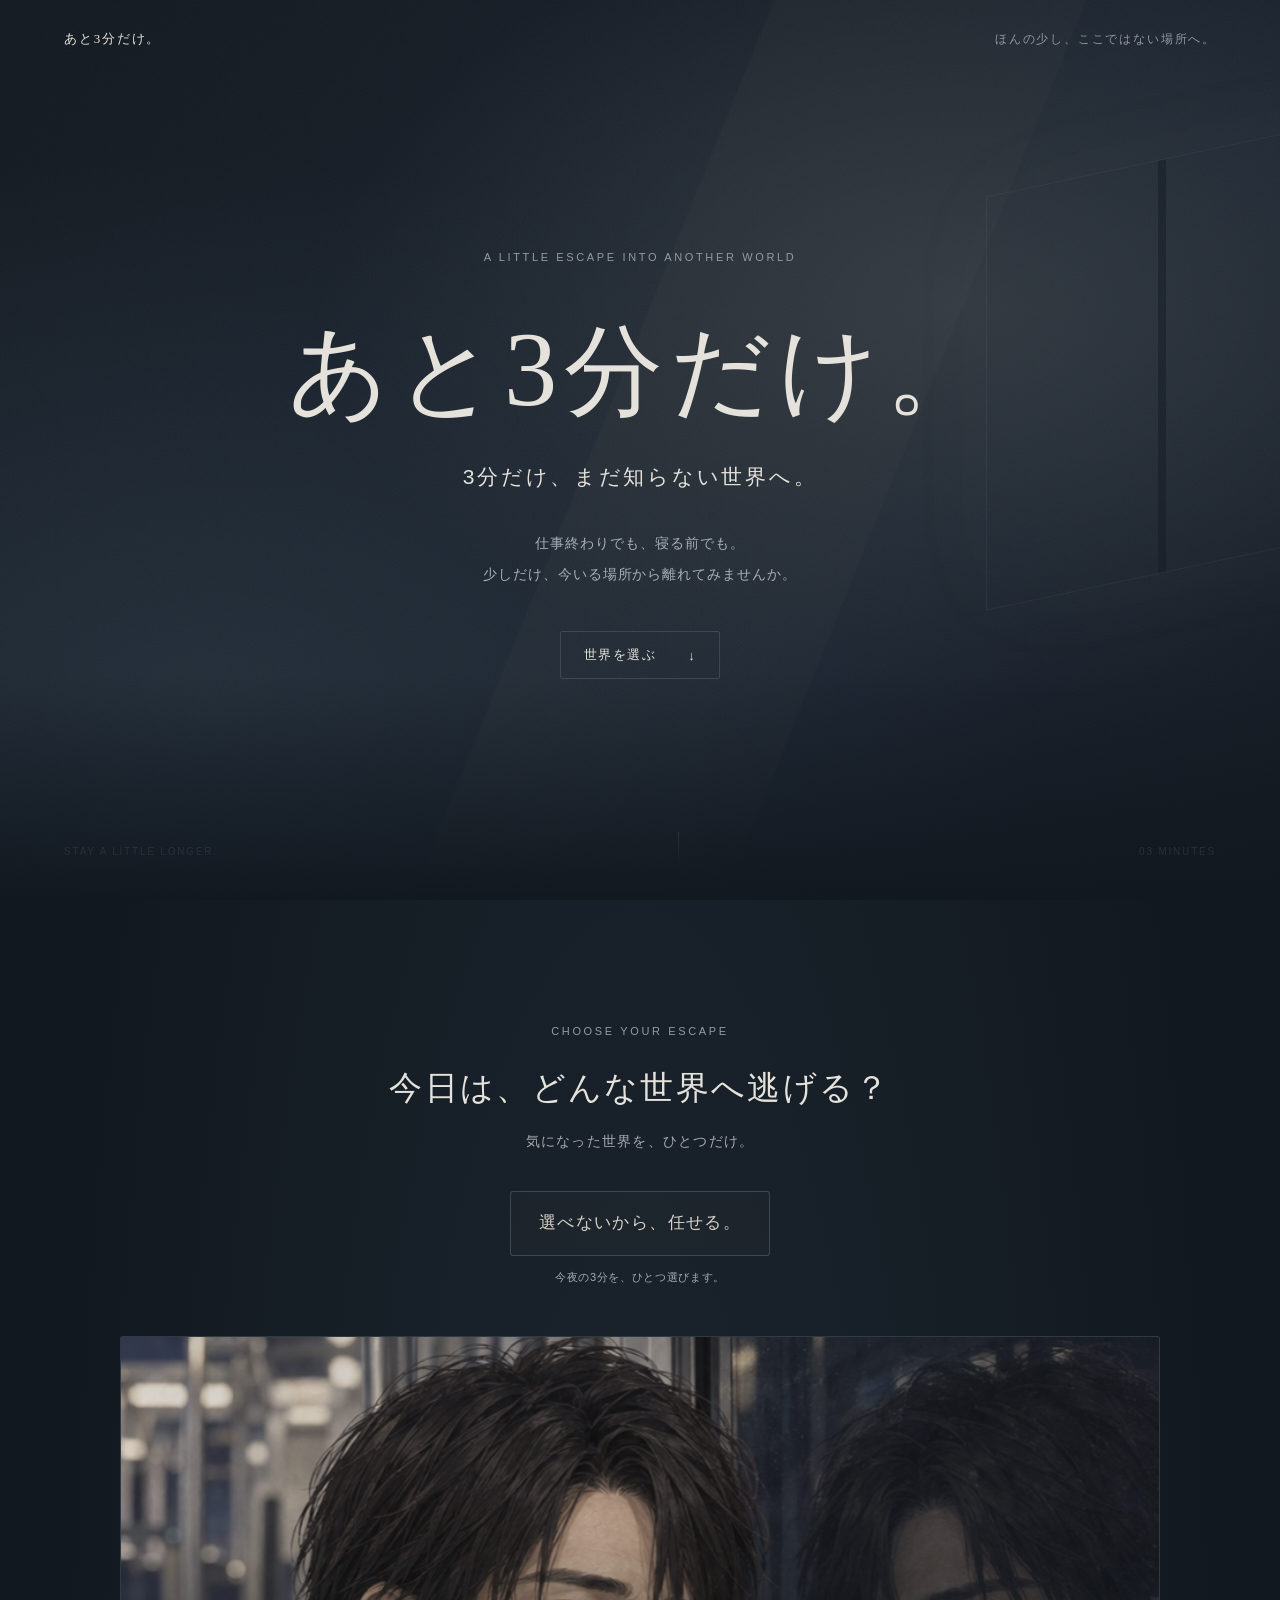
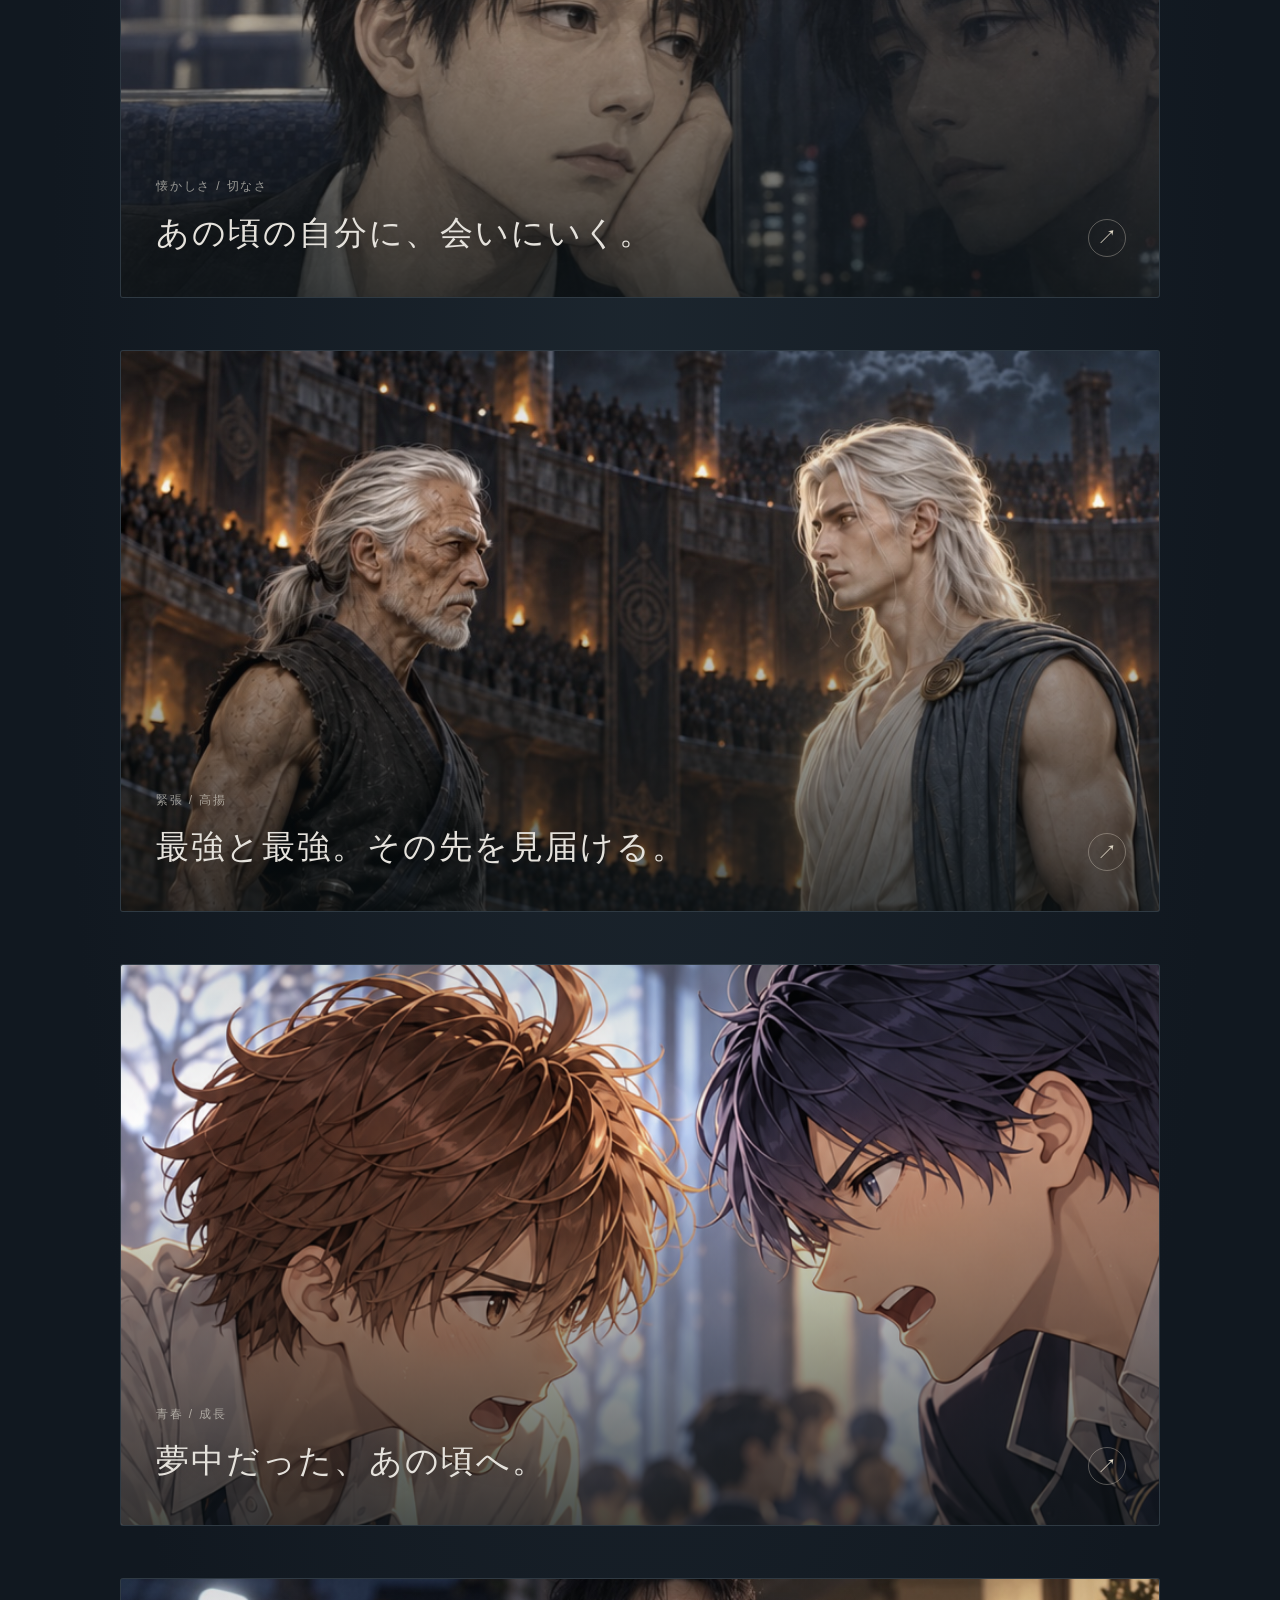
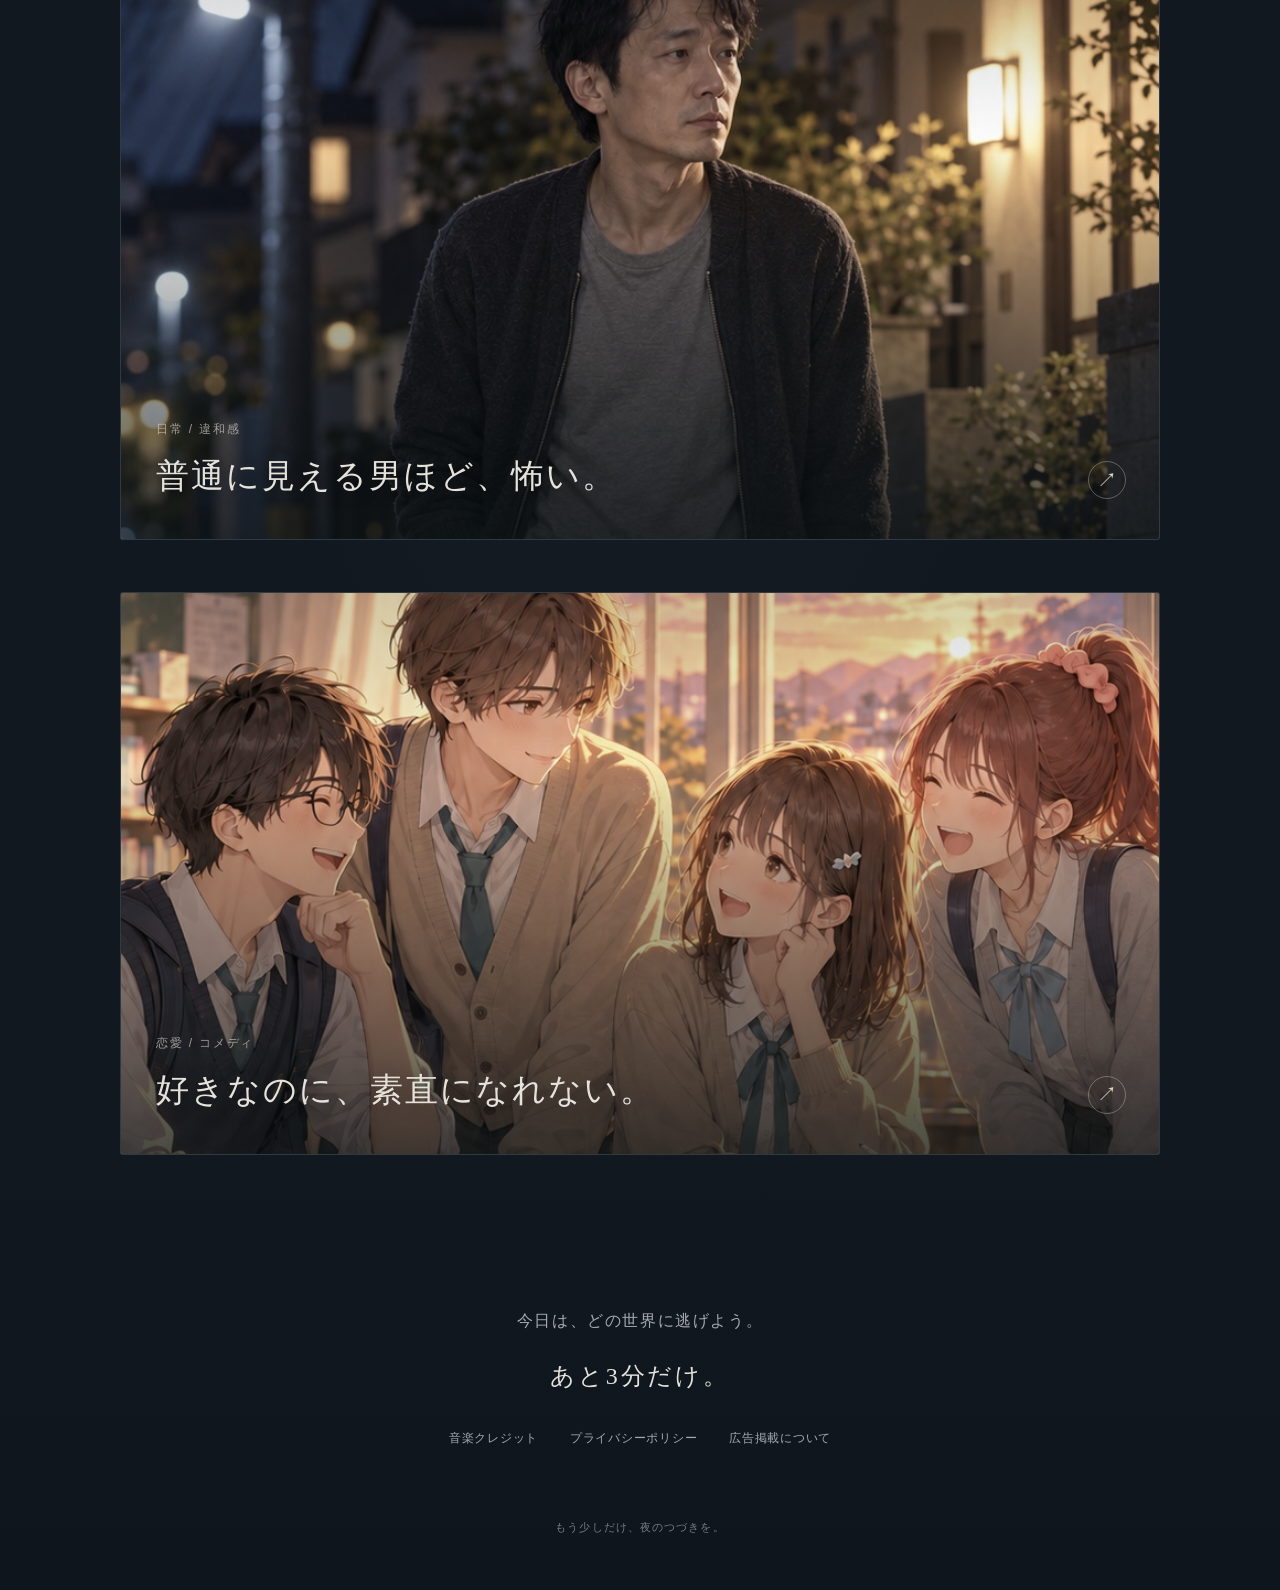
<file: index.html>
<!doctype html>
<html lang="ja"><head>
<!-- Google tag (gtag.js) -->
<script async src="https://www.googletagmanager.com/gtag/js?id=G-7K875H2TCJ"></script>
<script>
  window.dataLayer = window.dataLayer || [];
  function gtag(){dataLayer.push(arguments);}
  gtag('js', new Date());

  gtag('config', 'G-7K875H2TCJ');
</script>
<meta charset="utf-8"><meta name="viewport" content="width=device-width,initial-scale=1"><meta name="theme-color" content="#111820"><meta name="description" content="今入りたい世界、今感じたい感情から選ぶ、3分間のオリジナル体験。"><title>あと3分だけ。｜3分だけ、まだ知らない世界へ。</title><link rel="icon" type="image/svg+xml" href="data:image/svg+xml,%3Csvg xmlns='http://www.w3.org/2000/svg' viewBox='0 0 32 32'%3E%3Crect width='32' height='32' rx='8' fill='%23111820'/%3E%3Cpath d='M20 6a11 11 0 1 0 6 17A11 11 0 0 1 20 6' fill='%23c6baa4'/%3E%3C/svg%3E"><link rel="stylesheet" href="styles.css"><link rel="stylesheet" href="policy.css"><script src="main.js" defer></script></head><body>
<header class="site-header"><a href="#top" aria-label="トップへ">あと3分だけ。</a><span>ほんの少し、ここではない場所へ。</span></header>
<main><section class="hero" id="top" aria-labelledby="site-title"><div class="night-light" aria-hidden="true"></div><div class="window" aria-hidden="true"></div><div class="hero-copy"><p class="eyebrow">A LITTLE ESCAPE INTO ANOTHER WORLD</p><h1 id="site-title">あと<span>3</span>分だけ。</h1><p class="tagline">3分だけ、まだ知らない世界へ。</p><p class="intro">仕事終わりでも、寝る前でも。<br>少しだけ、今いる場所から離れてみませんか。</p><a class="choose" href="#worlds">世界を選ぶ <span aria-hidden="true">↓</span></a></div><div class="hero-bottom" aria-hidden="true"><span>STAY A LITTLE LONGER.</span><span class="scroll-line"></span><span>03 MINUTES</span></div></section>
<section class="worlds" id="worlds" aria-labelledby="worlds-title"><div class="section-heading reveal"><p class="eyebrow">CHOOSE YOUR ESCAPE</p><h2 id="worlds-title">今日は、どんな世界へ逃げる？</h2><p>気になった世界を、ひとつだけ。</p></div><div class="leave-it-to-night"><button id="choose-for-me" class="choose-for-me" type="button" aria-describedby="choice-hint" hidden>選べないから、任せる。</button><p id="choice-hint" class="choice-hint">今夜の3分を、ひとつ選びます。</p><p id="choice-status" class="choice-status" role="status" aria-live="polite" aria-atomic="true"></p></div><div class="world-list"><a class="world world-1 reveal" href="world-01/index.html" data-world="1" aria-label="あの頃の自分に、会いにいく。"><img src="world-01/assets/images/v2/09-reflection.jpg" alt="" loading="lazy" width="900" height="1600"><span class="world-copy"><span class="mood">懐かしさ / 切なさ</span><h3>あの頃の自分に、会いにいく。</h3></span><span class="enter" aria-hidden="true">↗</span></a><a class="world world-2 reveal" href="world-02/index.html" data-world="2" aria-label="最強と最強。その先を見届ける。"><img src="world-02/assets/images/episode-02/11-faceoff.jpg" alt="" loading="lazy" width="940" height="1673"><span class="world-copy"><span class="mood">緊張 / 高揚</span><h3>最強と最強。その先を見届ける。</h3></span><span class="enter" aria-hidden="true">↗</span></a><a class="world world-3 reveal" href="world-03/index.html" data-world="3" aria-label="夢中だった、あの頃へ。"><img src="world-03/assets/images/episode-03-wa/08-debate.png" alt="" loading="lazy" width="939" height="1676"><span class="world-copy"><span class="mood">青春 / 成長</span><h3>夢中だった、あの頃へ。</h3></span><span class="enter" aria-hidden="true">↗</span></a><a class="world world-4 reveal" href="world-04/index.html" data-world="4" aria-label="普通に見える男ほど、怖い。"><img src="world-04/assets/images/episode-04/05-walk.jpg" alt="" loading="lazy" width="941" height="1672"><span class="world-copy"><span class="mood">日常 / 違和感</span><h3>普通に見える男ほど、怖い。</h3></span><span class="enter" aria-hidden="true">↗</span></a><a class="world world-5 reveal" href="world-05/index.html" data-world="5" aria-label="好きなのに、素直になれない。"><img src="world-05/assets/images/episode-05-v2/01.jpg" alt="" loading="lazy" width="941" height="1672"><span class="world-copy"><span class="mood">恋愛 / コメディ</span><h3>好きなのに、素直になれない。</h3></span><span class="enter" aria-hidden="true">↗</span></a></div></section></main><footer><p>今日は、どの世界に逃げよう。</p><a href="#top">あと3分だけ。</a><nav class="footer-links" aria-label="サイト情報"><a href="credits.html">音楽クレジット</a><a href="privacy.html">プライバシーポリシー</a><a href="advertising.html">広告掲載について</a></nav><span>もう少しだけ、夜のつづきを。</span></footer><div class="transition" aria-hidden="true"><span>あと3分だけ。</span></div></body></html>
</file>
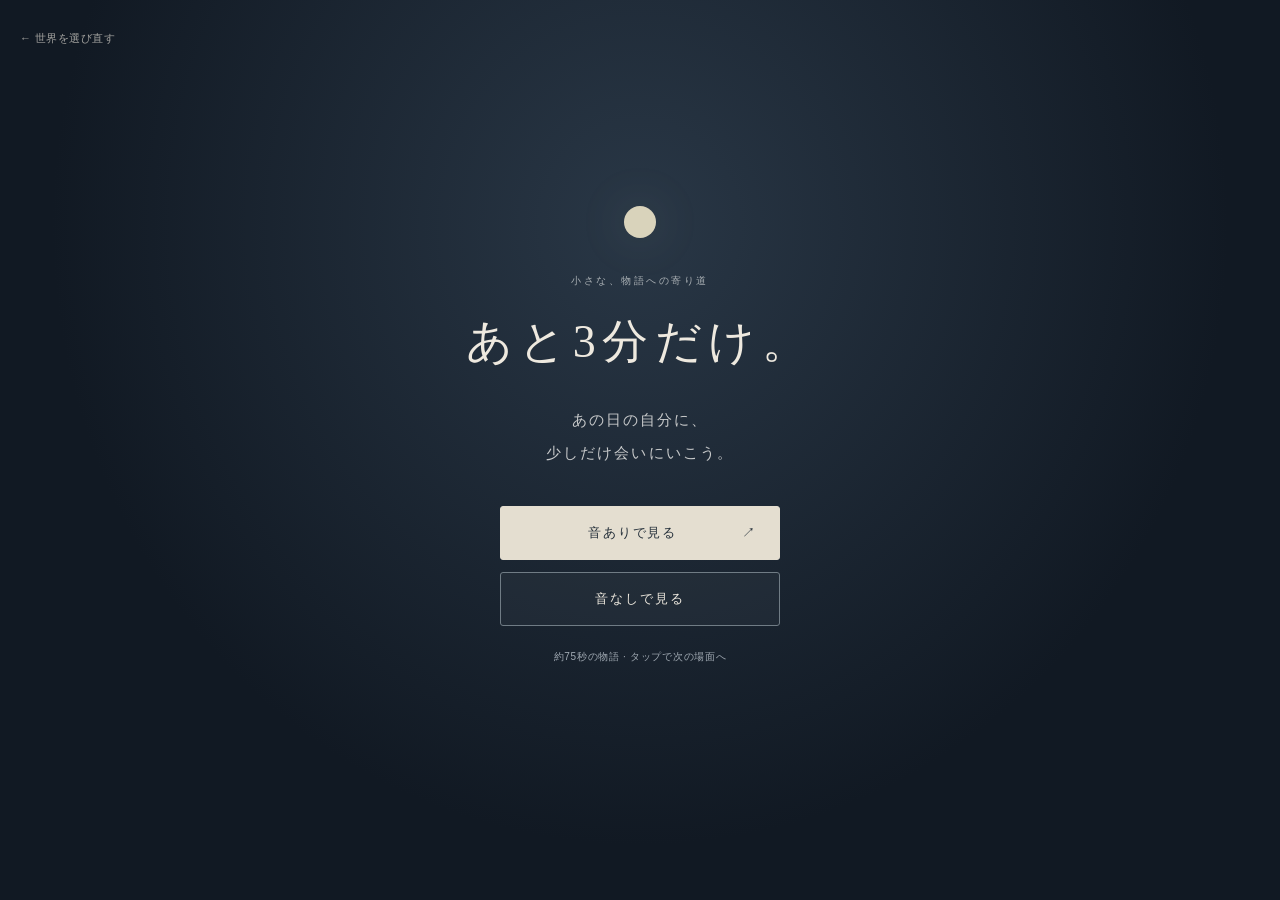
<file: world-01/index.html>
<!DOCTYPE html>
<html lang="ja">
<head>
<!-- Google tag (gtag.js) -->
<script async src="https://www.googletagmanager.com/gtag/js?id=G-7K875H2TCJ"></script>
<script>
  window.dataLayer = window.dataLayer || [];
  function gtag(){dataLayer.push(arguments);}
  gtag('js', new Date());

  gtag('config', 'G-7K875H2TCJ');
</script>

  <meta charset="UTF-8">
  <meta name="viewport" content="width=device-width, initial-scale=1, viewport-fit=cover">
  <meta name="theme-color" content="#111923">
  <title>あと3分だけ。</title>
  <link rel="stylesheet" href="style.css">
  <script src="script.js" defer></script>
</head>
<body>
  <main>
    <section id="welcome" aria-labelledby="welcome-title">
      <a class="world-picker" href="../index.html#worlds">← 世界を選び直す</a>
      <div class="moon" aria-hidden="true"></div>
      <p class="eyebrow">小さな、物語への寄り道</p>
      <h1 id="welcome-title">あと3分だけ。</h1>
      <p class="intro">あの日の自分に、<br>少しだけ会いにいこう。</p>
      <div class="choices">
        <button id="with-sound" type="button">音ありで見る <span aria-hidden="true">↗</span></button>
        <button id="without-sound" type="button">音なしで見る</button>
      </div>
      <p class="hint">約75秒の物語 · タップで次の場面へ</p>
      <p id="loading" class="hint" role="status">画像を準備しています…</p>
    </section>
    <section id="player" aria-label="あの日の自分の物語" hidden>
      <div id="scenes"></div>
      <button id="next" type="button" aria-label="次の場面へ"></button>
      <div class="brand" aria-hidden="true">あと3分だけ。</div>
      <p id="scene-description" class="sr-only" aria-live="polite"></p>
      <section id="introduction" aria-label="物語の続きへ" hidden>
        <p id="intro-first" class="intro-line" hidden>あの頃、<br>自分は何者にでもなれると思っていた。</p>
        <p id="intro-second" class="intro-line" hidden>大人になった今も、<br>その続きを考えてしまう人へ。</p>
        <div id="intro-work" hidden>
          <h2>左ききのエレン</h2>
          <p id="intro-question" hidden>才能とは何か。<br>何者かになるとは何か。</p>
          <a id="work-cta" href="ellen.html" hidden>この物語を覗いてみる →</a>
        </div>
      </section>
      <div class="controls">
        <div class="progress" role="progressbar" aria-label="物語の進行" aria-valuemin="0" aria-valuemax="75" aria-valuenow="0"><div id="progress-fill"></div></div>
        <div class="control-row">
          <button id="toggle" type="button">一時停止</button>
          <span id="time" aria-hidden="true">0:00 / 1:15</span>
          <button id="restart" type="button">最初から</button>
        </div>
      </div>
    </section>
  </main>
  <audio id="bgm" src="assets/audio/ながれぼし.mp3" preload="metadata" loop hidden></audio>
  <noscript>この物語を見るには、ブラウザのJavaScriptを有効にしてください。</noscript>
</body>
</html>
</file>
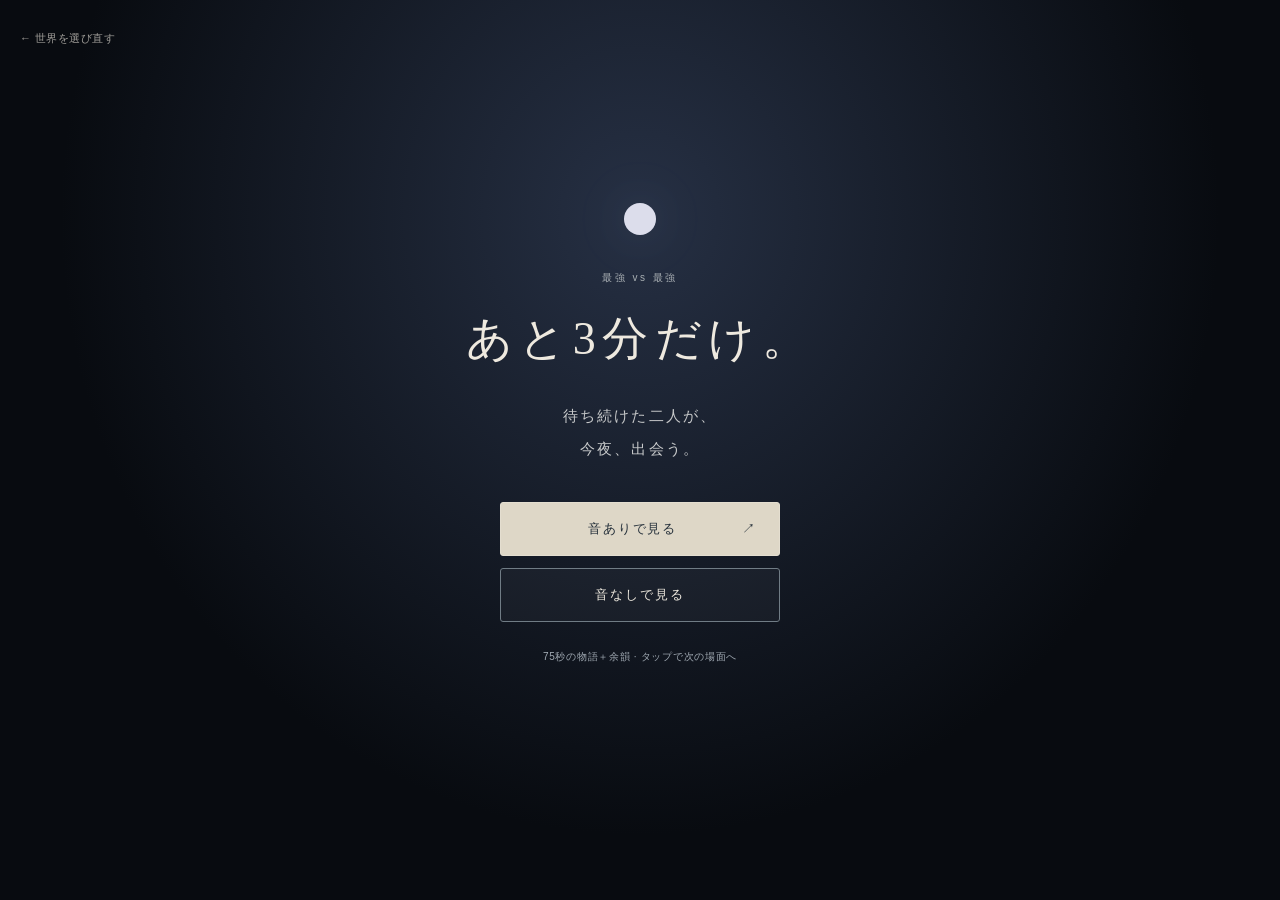
<file: world-02/index.html>
<!DOCTYPE html>
<html lang="ja">
<head>
<!-- Google tag (gtag.js) -->
<script async src="https://www.googletagmanager.com/gtag/js?id=G-7K875H2TCJ"></script>
<script>
  window.dataLayer = window.dataLayer || [];
  function gtag(){dataLayer.push(arguments);}
  gtag('js', new Date());

  gtag('config', 'G-7K875H2TCJ');
</script>

  <meta charset="UTF-8">
  <meta name="viewport" content="width=device-width, initial-scale=1, viewport-fit=cover">
  <meta name="theme-color" content="#000000">
  <title>最強 vs 最強 — あと3分だけ。</title>
  <link rel="icon" href="data:,">
  <link rel="stylesheet" href="style.css">
  <script src="script.js" defer></script>
</head>
<body>
  <main>
    <section id="welcome" aria-labelledby="welcome-title">
      <a class="world-picker" href="../index.html#worlds">← 世界を選び直す</a>
      <div class="moon" aria-hidden="true"></div>
      <p class="eyebrow">最強 vs 最強</p>
      <h1 id="welcome-title">あと3分だけ。</h1>
      <p class="intro">待ち続けた二人が、<br>今夜、出会う。</p>
      <div class="choices">
        <button id="with-sound" type="button">音ありで見る <span aria-hidden="true">↗</span></button>
        <button id="without-sound" type="button">音なしで見る</button>
      </div>
      <p class="hint">75秒の物語＋余韻 · タップで次の場面へ</p>
      <p id="loading" class="hint" role="status">画像を準備しています…</p>
    </section>
    <section id="player" aria-label="最強 vs 最強の物語" hidden>
      <div id="scenes"></div>
      <button id="next" type="button" aria-label="次の場面へ"></button>
      <div class="brand" aria-hidden="true">あと3分だけ。</div>
      <div id="impact" aria-hidden="true"></div>
      <p id="scene-description" class="sr-only" aria-live="polite"></p>
      <section id="introduction" aria-label="物語の続きへ" hidden>
        <p id="intro-first" class="intro-line" hidden>強い者と、強い者。</p>
        <p id="intro-second" class="intro-line" hidden>それだけで、<br>こんなにも心が躍る。</p>
        <p id="intro-third" class="intro-line" hidden>この高揚感の続きを求めるあなたへ。</p>
        <div id="intro-work" hidden>
          <h2>終末のワルキューレ</h2>
          <a id="work-cta" href="ragnarok.html" hidden>この物語を覗いてみる →</a>
        </div>
      </section>
      <div class="controls">
        <div class="progress" role="progressbar" aria-label="物語の進行" aria-valuemin="0" aria-valuemax="75" aria-valuenow="0"><div id="progress-fill"></div></div>
        <div class="control-row">
          <button id="toggle" type="button">一時停止</button>
          <span id="time" aria-hidden="true">0:00 / 1:15</span>
          <button id="restart" type="button">最初から</button>
        </div>
      </div>
    </section>
  </main>
  <audio id="bgm" src="assets/audio/Ashes_of_the_Last_Dawn.mp3" preload="metadata" loop hidden></audio>
  <noscript>この物語を見るには、ブラウザのJavaScriptを有効にしてください。</noscript>
</body>
</html>
</file>
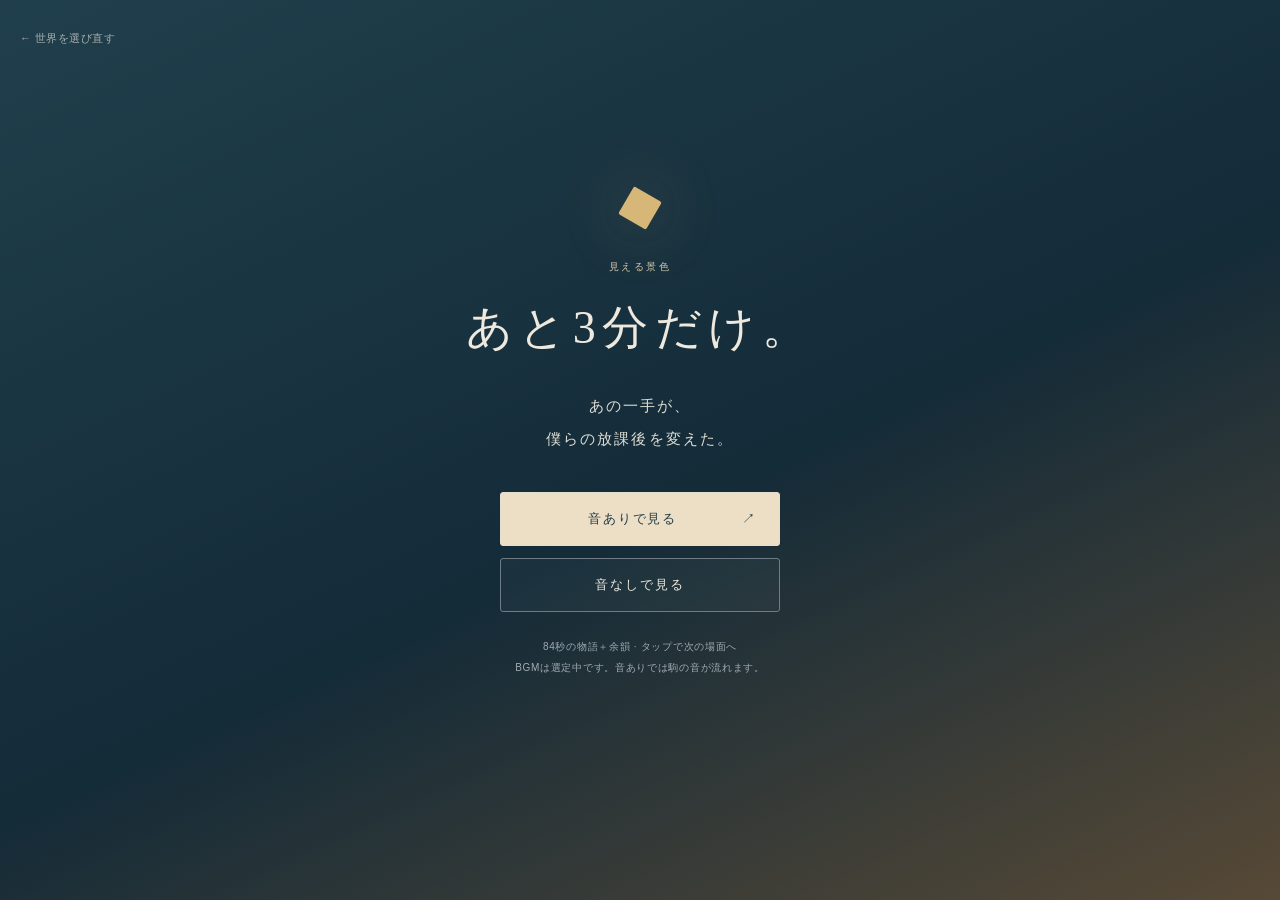
<file: world-03/index.html>
<!DOCTYPE html>
<html lang="ja">
<head>
<!-- Google tag (gtag.js) -->
<script async src="https://www.googletagmanager.com/gtag/js?id=G-7K875H2TCJ"></script>
<script>
  window.dataLayer = window.dataLayer || [];
  function gtag(){dataLayer.push(arguments);}
  gtag('js', new Date());

  gtag('config', 'G-7K875H2TCJ');
</script>

  <meta charset="UTF-8">
  <meta name="viewport" content="width=device-width, initial-scale=1, viewport-fit=cover">
  <meta name="theme-color" content="#000000">
  <title>見える景色 — あと3分だけ。</title>
  <link rel="icon" href="data:,">
  <link rel="stylesheet" href="style.css">
  <script src="episode-03-story.js" defer></script>
  <script src="script.js" defer></script>
</head>
<body>
  <main>
    <section id="welcome" aria-labelledby="welcome-title">
      <a class="world-picker" href="../index.html#worlds">← 世界を選び直す</a>
      <div class="moon" aria-hidden="true"></div>
      <p class="eyebrow">見える景色</p>
      <h1 id="welcome-title">あと3分だけ。</h1>
      <p class="intro">あの一手が、<br>僕らの放課後を変えた。</p>
      <div class="choices">
        <button id="with-sound" type="button">音ありで見る <span aria-hidden="true">↗</span></button>
        <button id="without-sound" type="button">音なしで見る</button>
      </div>
      <p class="hint">84秒の物語＋余韻 · タップで次の場面へ<br>BGMは選定中です。音ありでは駒の音が流れます。</p>
      <p id="loading" class="hint" role="status">画像を準備しています…</p>
    </section>
    <section id="player" aria-label="見える景色の物語" hidden>
      <div id="scenes"></div>
      <button id="next" type="button" aria-label="次の場面へ"></button>
      <div class="brand" aria-hidden="true">あと3分だけ。</div>
      <p id="scene-description" class="sr-only" aria-live="polite"></p>
      <section id="introduction" aria-label="物語の続きへ" hidden>
        <p id="intro-first" class="intro-line" hidden>あの日始まった勝負は、<br>まだ終わっていない。</p>
        <p id="intro-second" class="intro-line" hidden>強くなること。追いかけること。競い合うこと。</p>
        <p id="intro-third" class="intro-line" hidden>そんな青春を、もう一度。</p>
        <div id="intro-work" hidden>
          <h2>ヒカルの碁</h2>
          <a id="work-cta" href="hikaru.html" hidden>この物語を覗いてみる →</a>
        </div>
      </section>
      <div class="controls">
        <div class="progress" role="progressbar" aria-label="物語の進行" aria-valuemin="0" aria-valuemax="84" aria-valuenow="0"><div id="progress-fill"></div></div>
        <div class="control-row">
          <button id="toggle" type="button">一時停止</button>
          <span id="time" aria-hidden="true">0:00 / 1:24</span>
          <button id="restart" type="button">最初から</button>
        </div>
      </div>
    </section>
  </main>
  <audio id="bgm" src="assets/audio/午後の回廊.mp3" preload="none" loop hidden></audio>
  <noscript>この物語を見るには、ブラウザのJavaScriptを有効にしてください。</noscript>
</body>
</html>
</file>
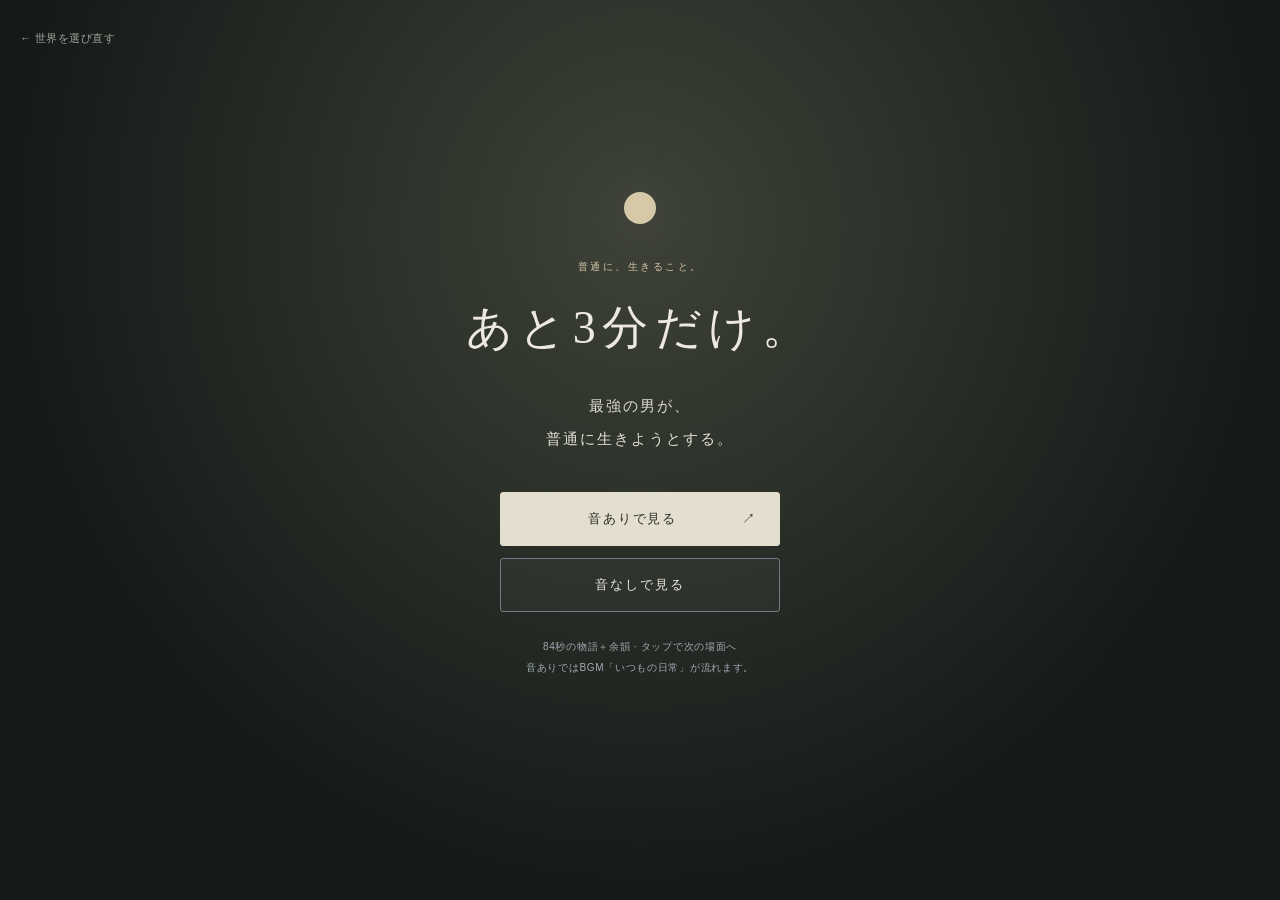
<file: world-04/index.html>
<!DOCTYPE html>
<html lang="ja">
<head>
<!-- Google tag (gtag.js) -->
<script async src="https://www.googletagmanager.com/gtag/js?id=G-7K875H2TCJ"></script>
<script>
  window.dataLayer = window.dataLayer || [];
  function gtag(){dataLayer.push(arguments);}
  gtag('js', new Date());

  gtag('config', 'G-7K875H2TCJ');
</script>

  <meta charset="UTF-8">
  <meta name="viewport" content="width=device-width, initial-scale=1, viewport-fit=cover">
  <meta name="theme-color" content="#000000">
  <title>普通に、生きること。 — あと3分だけ。</title>
  <link rel="icon" href="data:,">
  <link rel="stylesheet" href="style.css">
  <script src="episode-04-story.js" defer></script>
  <script src="script.js" defer></script>
</head>
<body>
  <main>
    <section id="welcome" aria-labelledby="welcome-title">
      <a class="world-picker" href="../index.html#worlds">← 世界を選び直す</a>
      <div class="moon" aria-hidden="true"></div>
      <p class="eyebrow">普通に、生きること。</p>
      <h1 id="welcome-title">あと3分だけ。</h1>
      <p class="intro">最強の男が、<br>普通に生きようとする。</p>
      <div class="choices">
        <button id="with-sound" type="button" disabled>音ありで見る <span aria-hidden="true">↗</span></button>
        <button id="without-sound" type="button" disabled>音なしで見る</button>
      </div>
      <p class="hint">84秒の物語＋余韻 · タップで次の場面へ<br>音ありではBGM「いつもの日常」が流れます。</p>
      <p id="loading" class="hint" role="status">画像を準備しています…</p>
    </section>
    <section id="player" aria-label="普通に、生きること。の物語" hidden>
      <div id="scenes"></div>
      <button id="next" type="button" aria-label="次の場面へ"></button>
      <div class="brand" aria-hidden="true">あと3分だけ。</div>
      <p id="scene-description" class="sr-only" aria-live="polite"></p>
      <section id="introduction" aria-label="物語の続きへ" hidden>
        <p id="intro-first" class="intro-line" hidden>圧倒的な強さを、隠して生きる男。</p>
        <p id="intro-second" class="intro-line" hidden>その男が挑む、一番難しい仕事。</p>
        <p id="intro-third" class="intro-line" hidden></p>
        <div id="intro-work" hidden>
          <h2>ザ・ファブル</h2>
          <a id="work-cta" href="fable.html" hidden>この物語を覗いてみる →</a>
        </div>
      </section>
      <div class="controls">
        <div class="progress" role="progressbar" aria-label="物語の進行" aria-valuemin="0" aria-valuemax="84" aria-valuenow="0"><div id="progress-fill"></div></div>
        <div class="control-row">
          <button id="toggle" type="button">一時停止</button>
          <span id="time" aria-hidden="true">0:00 / 1:24</span>
          <button id="restart" type="button">最初から</button>
        </div>
      </div>
    </section>
  </main>
  <audio id="bgm" src="assets/audio/いつもの日常.mp3" preload="metadata" loop hidden></audio>
  <noscript>この物語を見るには、ブラウザのJavaScriptを有効にしてください。</noscript>
</body>
</html>
</file>
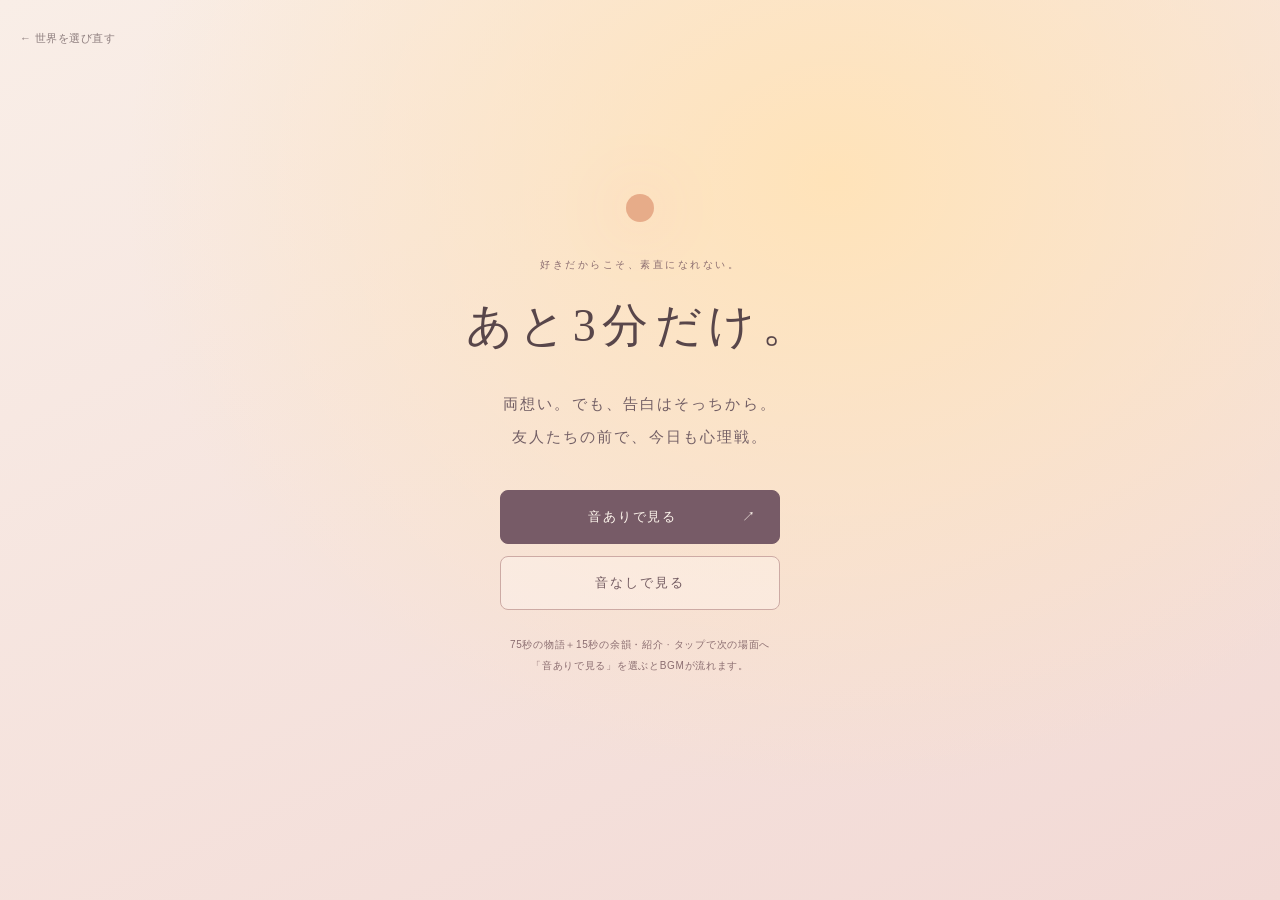
<file: world-05/index.html>
<!DOCTYPE html>
<html lang="ja">
<head>
<!-- Google tag (gtag.js) -->
<script async src="https://www.googletagmanager.com/gtag/js?id=G-7K875H2TCJ"></script>
<script>
  window.dataLayer = window.dataLayer || [];
  function gtag(){dataLayer.push(arguments);}
  gtag('js', new Date());

  gtag('config', 'G-7K875H2TCJ');
</script>

  <meta charset="UTF-8">
  <meta name="viewport" content="width=device-width, initial-scale=1, viewport-fit=cover">
  <meta name="theme-color" content="#000000">
  <title>好きだからこそ、素直になれない。 — あと3分だけ。</title>
  <link rel="icon" href="data:,">
  <link rel="stylesheet" href="style.css">
  <script src="episode-05-story.js" defer></script>
  <script src="script.js" defer></script>
</head>
<body class="episode-five">
  <main>
    <section id="welcome" aria-labelledby="welcome-title">
      <a class="world-picker" href="../index.html#worlds">← 世界を選び直す</a>
      <div class="moon" aria-hidden="true"></div>
      <p class="eyebrow">好きだからこそ、素直になれない。</p>
      <h1 id="welcome-title">あと3分だけ。</h1>
      <p class="intro">両想い。でも、告白はそっちから。<br>友人たちの前で、今日も心理戦。</p>
      <div class="choices">
        <button id="with-sound" type="button" disabled>音ありで見る <span aria-hidden="true">↗</span></button>
        <button id="without-sound" type="button" disabled>音なしで見る</button>
      </div>
      <p class="hint">75秒の物語＋15秒の余韻・紹介 · タップで次の場面へ<br>「音ありで見る」を選ぶとBGMが流れます。</p>
      <p id="loading" class="hint" role="status">画像を準備しています…</p>
    </section>
    <section id="player" aria-label="好きだからこそ、素直になれない。の物語" hidden>
      <div id="scenes"></div>
      <button id="next" type="button" aria-label="次の場面へ"></button>
      <div class="brand" aria-hidden="true">あと3分だけ。</div>
      <p id="scene-description" class="sr-only" aria-live="polite"></p>
      <section id="introduction" aria-label="物語の続きへ" hidden>
        <p id="intro-first" class="intro-line" hidden>好きだからこそ、素直になれない。</p>
        <p id="intro-second" class="intro-line" hidden>恋は、ときどき頭脳戦になる。</p>
        <p id="intro-third" class="intro-line" hidden>そんな二人を、もっと見ていたくなったあなたへ。</p>
        <div id="intro-work" hidden>
          <h2>かぐや様は告らせたい</h2>
          <a id="work-cta" href="kaguya.html" hidden>この物語を覗いてみる →</a>
        </div>
      </section>
      <div class="controls">
        <div class="progress" role="progressbar" aria-label="物語の進行" aria-valuemin="0" aria-valuemax="75" aria-valuenow="0"><div id="progress-fill"></div></div>
        <div class="control-row">
          <button id="toggle" type="button">一時停止</button>
          <span id="time" aria-hidden="true">0:00 / 1:15</span>
          <button id="restart" type="button">最初から</button>
        </div>
      </div>
    </section>
  </main>
  <audio id="bgm" src="assets/audio/Fancy_Pop.mp3" preload="metadata" loop hidden></audio>
  <noscript>この物語を見るには、ブラウザのJavaScriptを有効にしてください。</noscript>
</body>
</html>
</file>
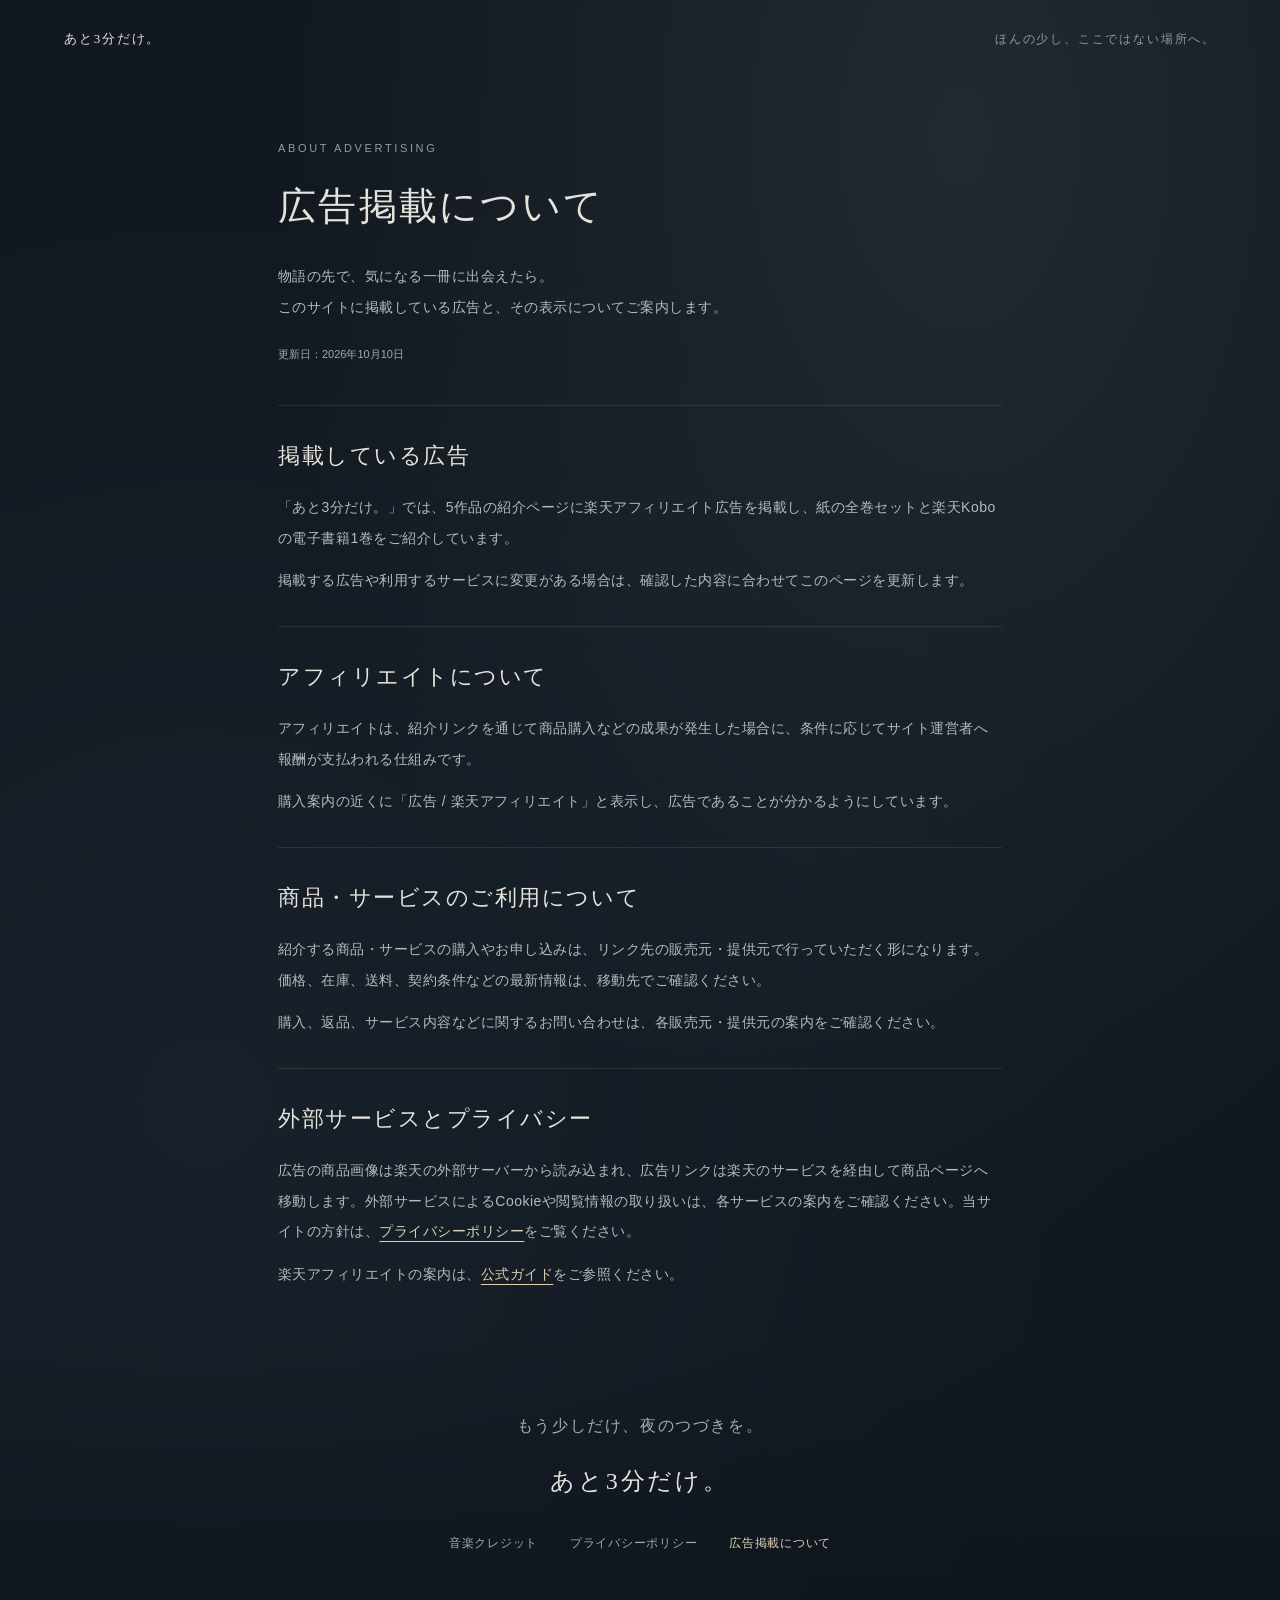
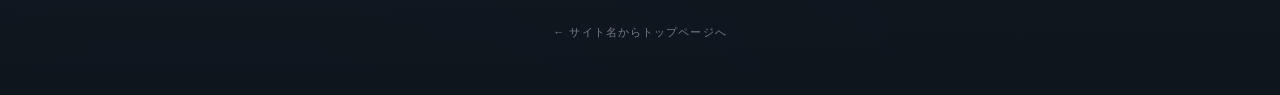
<file: advertising.html>
<!doctype html>
<html lang="ja">
<head>
<!-- Google tag (gtag.js) -->
<script async src="https://www.googletagmanager.com/gtag/js?id=G-7K875H2TCJ"></script>
<script>
  window.dataLayer = window.dataLayer || [];
  function gtag(){dataLayer.push(arguments);}
  gtag('js', new Date());

  gtag('config', 'G-7K875H2TCJ');
</script>

  <meta charset="utf-8">
  <meta name="viewport" content="width=device-width,initial-scale=1">
  <meta name="theme-color" content="#111820">
  <meta name="description" content="あと3分だけ。で掲載している楽天アフィリエイト広告と、その表示について。">
  <title>広告掲載について｜あと3分だけ。</title>
  <link rel="stylesheet" href="styles.css">
  <link rel="stylesheet" href="policy.css">
</head>
<body class="policy-page">
  <header class="site-header"><a href="index.html">あと3分だけ。</a><span>ほんの少し、ここではない場所へ。</span></header>
  <main class="policy-content">
    <div class="policy-heading">
      <p class="eyebrow">ABOUT ADVERTISING</p>
      <h1>広告掲載について</h1>
      <p class="policy-lead">物語の先で、気になる一冊に出会えたら。<br>このサイトに掲載している広告と、その表示についてご案内します。</p>
      <p class="policy-date">更新日：<time datetime="2026-10-10">2026年10月10日</time></p>
    </div>
    <section class="policy-section" aria-labelledby="plan-title">
      <h2 id="plan-title">掲載している広告</h2>
      <p>「あと3分だけ。」では、5作品の紹介ページに楽天アフィリエイト広告を掲載し、紙の全巻セットと楽天Koboの電子書籍1巻をご紹介しています。</p>
      <p>掲載する広告や利用するサービスに変更がある場合は、確認した内容に合わせてこのページを更新します。</p>
    </section>
    <section class="policy-section" aria-labelledby="reward-title">
      <h2 id="reward-title">アフィリエイトについて</h2>
      <p>アフィリエイトは、紹介リンクを通じて商品購入などの成果が発生した場合に、条件に応じてサイト運営者へ報酬が支払われる仕組みです。</p>
      <p>購入案内の近くに「広告 / 楽天アフィリエイト」と表示し、広告であることが分かるようにしています。</p>
    </section>
    <section class="policy-section" aria-labelledby="purchase-title">
      <h2 id="purchase-title">商品・サービスのご利用について</h2>
      <p>紹介する商品・サービスの購入やお申し込みは、リンク先の販売元・提供元で行っていただく形になります。価格、在庫、送料、契約条件などの最新情報は、移動先でご確認ください。</p>
      <p>購入、返品、サービス内容などに関するお問い合わせは、各販売元・提供元の案内をご確認ください。</p>
    </section>
    <section class="policy-section" aria-labelledby="privacy-title">
      <h2 id="privacy-title">外部サービスとプライバシー</h2>
      <p>広告の商品画像は楽天の外部サーバーから読み込まれ、広告リンクは楽天のサービスを経由して商品ページへ移動します。外部サービスによるCookieや閲覧情報の取り扱いは、各サービスの案内をご確認ください。当サイトの方針は、<a href="privacy.html">プライバシーポリシー</a>をご覧ください。</p>
      <p>楽天アフィリエイトの案内は、<a href="https://affiliate.rakuten.co.jp/guides/">公式ガイド</a>をご参照ください。</p>
    </section>
  </main>
  <footer><p>もう少しだけ、夜のつづきを。</p><a href="index.html">あと3分だけ。</a><nav class="footer-links" aria-label="サイト情報"><a href="credits.html">音楽クレジット</a><a href="privacy.html">プライバシーポリシー</a><a href="advertising.html" aria-current="page">広告掲載について</a></nav><span>← サイト名からトップページへ</span></footer>
</body>
</html>
</file>
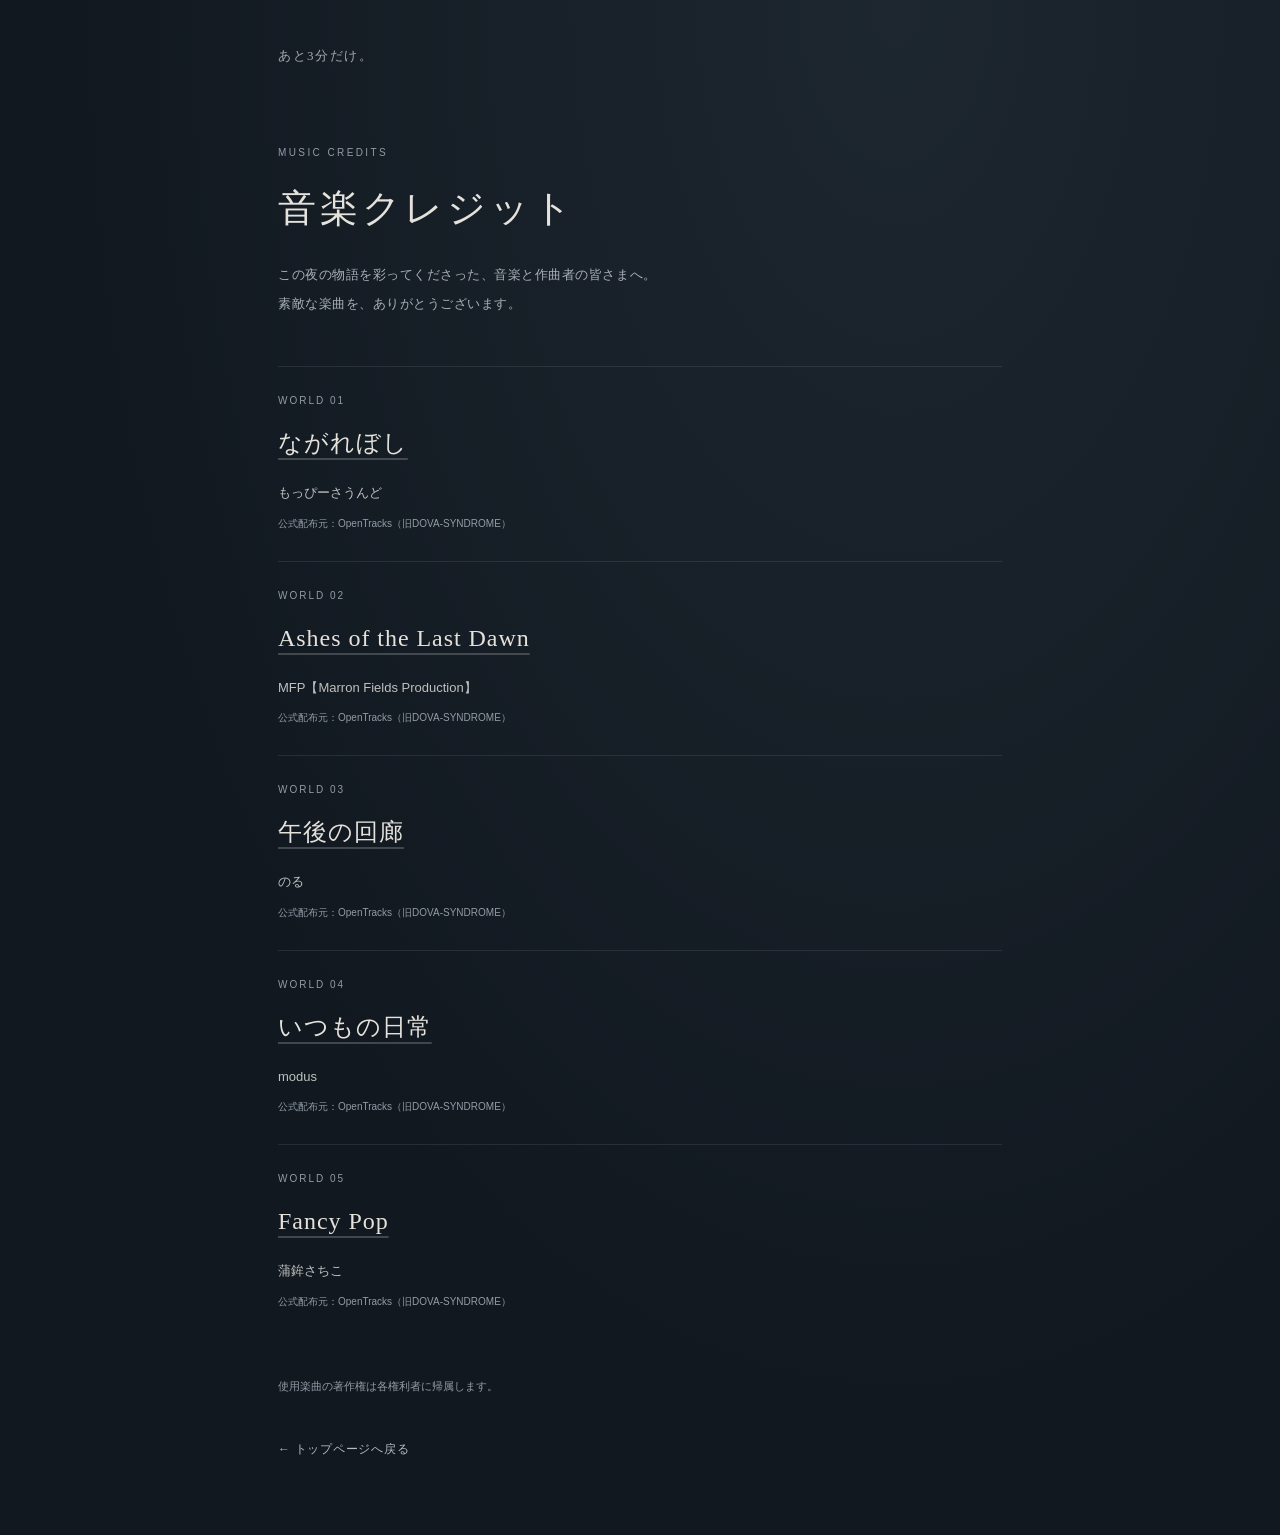
<file: credits.html>
<!doctype html>
<html lang="ja">
<head>
<!-- Google tag (gtag.js) -->
<script async src="https://www.googletagmanager.com/gtag/js?id=G-7K875H2TCJ"></script>
<script>
  window.dataLayer = window.dataLayer || [];
  function gtag(){dataLayer.push(arguments);}
  gtag('js', new Date());

  gtag('config', 'G-7K875H2TCJ');
</script>

  <meta charset="utf-8">
  <meta name="viewport" content="width=device-width,initial-scale=1">
  <meta name="theme-color" content="#111820">
  <meta name="description" content="あと3分だけ。の物語を彩る音楽と、その作曲者をご紹介します。">
  <title>音楽クレジット｜あと3分だけ。</title>
  <style>
    :root{color-scheme:dark;background:#111820;color:#e5e2dc;font-family:'Hiragino Kaku Gothic ProN','Yu Gothic',sans-serif;-webkit-font-smoothing:antialiased}
    *{box-sizing:border-box}
    body{margin:0;background:radial-gradient(ellipse at 70% 0%,#28343e88,transparent 65%),#111820;min-height:100svh}
    a{color:inherit;text-decoration:none}
    a:focus-visible{outline:2px solid #ded1b6;outline-offset:6px}
    .credits{width:min(100%,780px);margin:auto;padding:36px 28px 64px}
    .brand{display:inline-block;padding:8px 0;color:#a5a9af;font:13px/1.8 'Yu Mincho','Hiragino Mincho ProN',serif;letter-spacing:.12em}
    header{padding:72px 0 48px}
    .eyebrow{margin:0 0 20px;color:#929ba6;font-size:10px;letter-spacing:.24em}
    h1{margin:0;font:400 clamp(27px,5vw,38px)/1.6 'Yu Mincho','Hiragino Mincho ProN',serif;letter-spacing:.1em}
    .intro{margin:22px 0 0;color:#a9afb7;font-size:13px;line-height:2.2;letter-spacing:.04em}
    .tracks{margin:0;padding:0;list-style:none}
    .track{padding:28px 0;border-top:1px solid #b0b4b422}
    .world{margin:0 0 12px;font-size:10px;letter-spacing:.2em;color:#929ba6}
    h2{margin:0;font:400 clamp(19px,3.5vw,24px)/1.7 'Yu Mincho','Hiragino Mincho ProN',serif;letter-spacing:.04em}
    .song{display:inline-block;padding:5px 0;overflow-wrap:anywhere;text-decoration:underline;text-decoration-color:#b0b4b44d;text-underline-offset:7px;transition:color .2s,text-decoration-color .2s}
    .song:hover{color:#efe5d3;text-decoration-color:#ded1b6}
    .composer{margin:12px 0 0;color:#c0c1bf;font-size:13px;line-height:1.9;overflow-wrap:anywhere}
    .source{margin:8px 0 0;color:#929ba6;font-size:10px;line-height:1.9}
    .note{margin:36px 0 0;color:#929ba6;font-size:11px;line-height:2}
    .return{display:inline-block;min-height:44px;margin-top:30px;padding:12px 0;color:#b7bbbF;font-size:12px;line-height:20px;letter-spacing:.06em}
    @media(max-width:600px){.credits{padding:24px 24px 48px}header{padding:48px 0 36px}.track{padding:24px 0}}
    @media(prefers-reduced-motion:reduce){.song{transition:none}}
  </style>
</head>
<body>
  <main class="credits">
    <a class="brand" href="index.html">あと3分だけ。</a>
    <header>
      <p class="eyebrow">MUSIC CREDITS</p>
      <h1>音楽クレジット</h1>
      <p class="intro">この夜の物語を彩ってくださった、音楽と作曲者の皆さまへ。<br>素敵な楽曲を、ありがとうございます。</p>
    </header>
    <ul class="tracks" aria-label="使用楽曲">
      <li class="track">
        <p class="world">WORLD 01</p>
        <h2><a class="song" href="https://opentracks.com/bgm/detail/2620">ながれぼし</a></h2>
        <p class="composer">もっぴーさうんど</p>
        <p class="source">公式配布元：OpenTracks（旧DOVA-SYNDROME）</p>
      </li>
      <li class="track">
        <p class="world">WORLD 02</p>
        <h2><a class="song" href="https://opentracks.com/bgm/detail/23608">Ashes of the Last Dawn</a></h2>
        <p class="composer">MFP【Marron Fields Production】</p>
        <p class="source">公式配布元：OpenTracks（旧DOVA-SYNDROME）</p>
      </li>
      <li class="track">
        <p class="world">WORLD 03</p>
        <h2><a class="song" href="https://opentracks.com/bgm/detail/19665">午後の回廊</a></h2>
        <p class="composer">のる</p>
        <p class="source">公式配布元：OpenTracks（旧DOVA-SYNDROME）</p>
      </li>
      <li class="track">
        <p class="world">WORLD 04</p>
        <h2><a class="song" href="https://opentracks.com/bgm/detail/11295">いつもの日常</a></h2>
        <p class="composer">modus</p>
        <p class="source">公式配布元：OpenTracks（旧DOVA-SYNDROME）</p>
      </li>
      <li class="track">
        <p class="world">WORLD 05</p>
        <h2><a class="song" href="https://opentracks.com/bgm/detail/17411">Fancy Pop</a></h2>
        <p class="composer">蒲鉾さちこ</p>
        <p class="source">公式配布元：OpenTracks（旧DOVA-SYNDROME）</p>
      </li>
    </ul>
    <p class="note">使用楽曲の著作権は各権利者に帰属します。</p>
    <a class="return" href="index.html">← トップページへ戻る</a>
  </main>
</body>
</html>
</file>
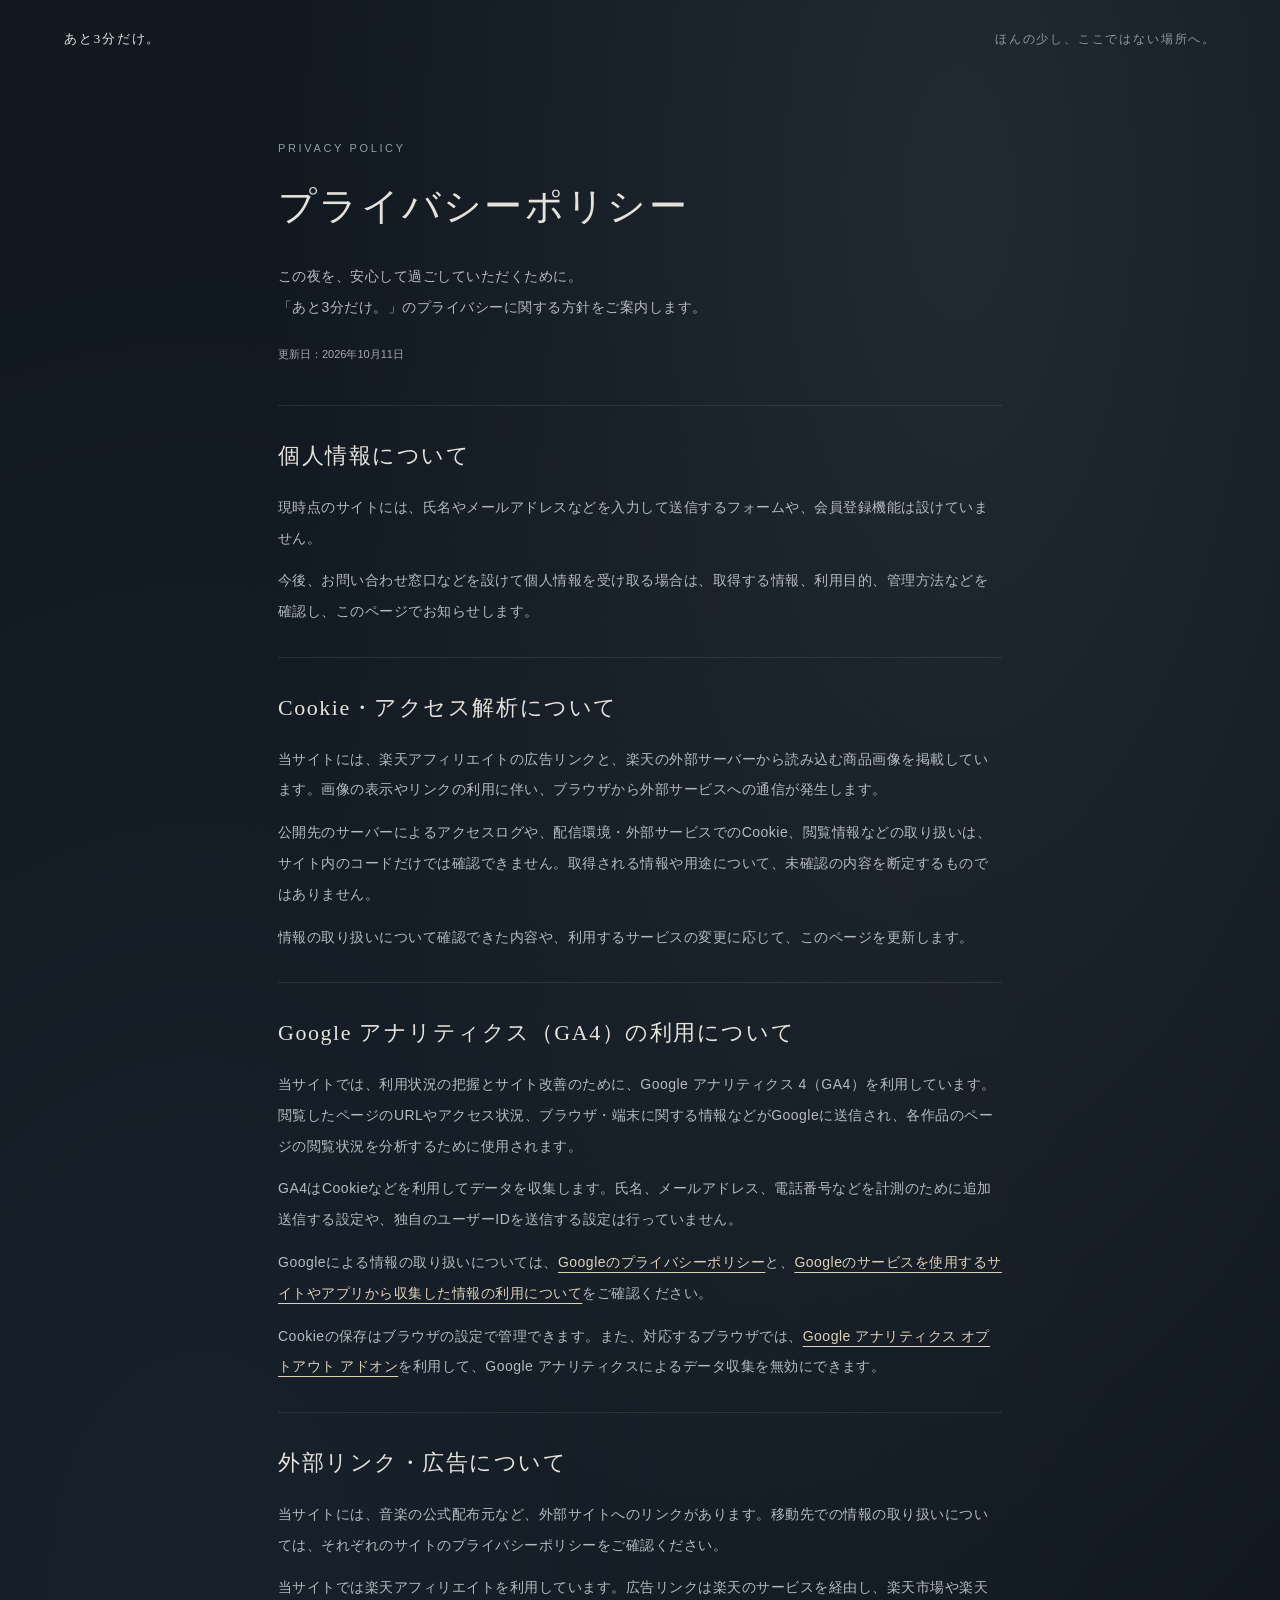
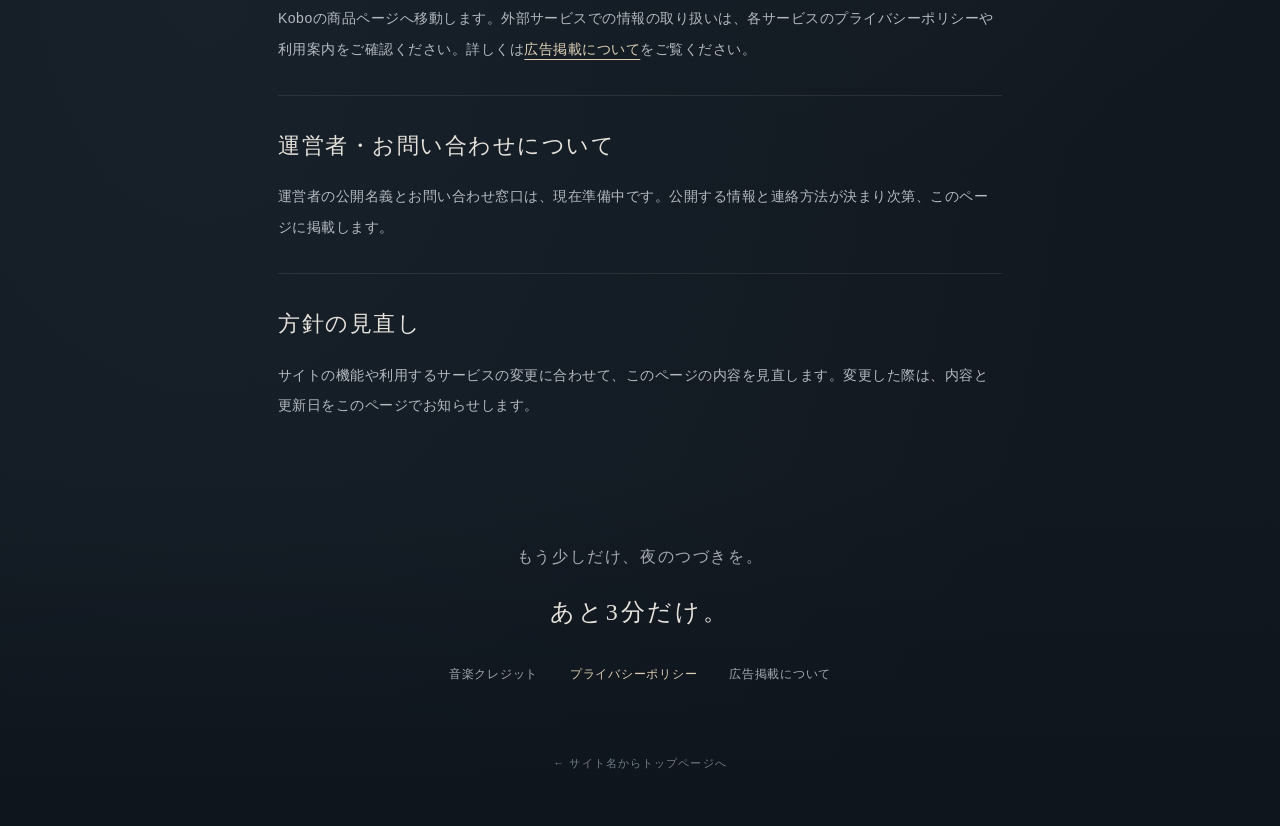
<file: privacy.html>
<!doctype html>
<html lang="ja">
<head>
<!-- Google tag (gtag.js) -->
<script async src="https://www.googletagmanager.com/gtag/js?id=G-7K875H2TCJ"></script>
<script>
  window.dataLayer = window.dataLayer || [];
  function gtag(){dataLayer.push(arguments);}
  gtag('js', new Date());

  gtag('config', 'G-7K875H2TCJ');
</script>

  <meta charset="utf-8">
  <meta name="viewport" content="width=device-width,initial-scale=1">
  <meta name="theme-color" content="#111820">
  <meta name="description" content="あと3分だけ。のプライバシーに関する方針と、外部サービスについて。">
  <title>プライバシーポリシー｜あと3分だけ。</title>
  <link rel="stylesheet" href="styles.css">
  <link rel="stylesheet" href="policy.css">
</head>
<body class="policy-page">
  <header class="site-header"><a href="index.html">あと3分だけ。</a><span>ほんの少し、ここではない場所へ。</span></header>
  <main class="policy-content">
    <div class="policy-heading">
      <p class="eyebrow">PRIVACY POLICY</p>
      <h1>プライバシーポリシー</h1>
      <p class="policy-lead">この夜を、安心して過ごしていただくために。<br>「あと3分だけ。」のプライバシーに関する方針をご案内します。</p>
      <p class="policy-date">更新日：<time datetime="2026-10-11">2026年10月11日</time></p>
    </div>
    <section class="policy-section" aria-labelledby="information-title">
      <h2 id="information-title">個人情報について</h2>
      <p>現時点のサイトには、氏名やメールアドレスなどを入力して送信するフォームや、会員登録機能は設けていません。</p>
      <p>今後、お問い合わせ窓口などを設けて個人情報を受け取る場合は、取得する情報、利用目的、管理方法などを確認し、このページでお知らせします。</p>
    </section>
    <section class="policy-section" aria-labelledby="cookie-title">
      <h2 id="cookie-title">Cookie・アクセス解析について</h2>
      <p>当サイトには、楽天アフィリエイトの広告リンクと、楽天の外部サーバーから読み込む商品画像を掲載しています。画像の表示やリンクの利用に伴い、ブラウザから外部サービスへの通信が発生します。</p>
      <p>公開先のサーバーによるアクセスログや、配信環境・外部サービスでのCookie、閲覧情報などの取り扱いは、サイト内のコードだけでは確認できません。取得される情報や用途について、未確認の内容を断定するものではありません。</p>
      <p>情報の取り扱いについて確認できた内容や、利用するサービスの変更に応じて、このページを更新します。</p>
    </section>
    <section class="policy-section" aria-labelledby="analytics-title">
      <h2 id="analytics-title">Google アナリティクス（GA4）の利用について</h2>
      <p>当サイトでは、利用状況の把握とサイト改善のために、Google アナリティクス 4（GA4）を利用しています。閲覧したページのURLやアクセス状況、ブラウザ・端末に関する情報などがGoogleに送信され、各作品のページの閲覧状況を分析するために使用されます。</p>
      <p>GA4はCookieなどを利用してデータを収集します。氏名、メールアドレス、電話番号などを計測のために追加送信する設定や、独自のユーザーIDを送信する設定は行っていません。</p>
      <p>Googleによる情報の取り扱いについては、<a href="https://policies.google.com/privacy?hl=ja">Googleのプライバシーポリシー</a>と、<a href="https://policies.google.com/technologies/partner-sites?hl=ja">Googleのサービスを使用するサイトやアプリから収集した情報の利用について</a>をご確認ください。</p>
      <p>Cookieの保存はブラウザの設定で管理できます。また、対応するブラウザでは、<a href="https://tools.google.com/dlpage/gaoptout?hl=ja">Google アナリティクス オプトアウト アドオン</a>を利用して、Google アナリティクスによるデータ収集を無効にできます。</p>
    </section>
    <section class="policy-section" aria-labelledby="external-title">
      <h2 id="external-title">外部リンク・広告について</h2>
      <p>当サイトには、音楽の公式配布元など、外部サイトへのリンクがあります。移動先での情報の取り扱いについては、それぞれのサイトのプライバシーポリシーをご確認ください。</p>
      <p>当サイトでは楽天アフィリエイトを利用しています。広告リンクは楽天のサービスを経由し、楽天市場や楽天Koboの商品ページへ移動します。外部サービスでの情報の取り扱いは、各サービスのプライバシーポリシーや利用案内をご確認ください。詳しくは<a href="advertising.html">広告掲載について</a>をご覧ください。</p>
    </section>
    <section class="policy-section" aria-labelledby="operator-title">
      <h2 id="operator-title">運営者・お問い合わせについて</h2>
      <p>運営者の公開名義とお問い合わせ窓口は、現在準備中です。公開する情報と連絡方法が決まり次第、このページに掲載します。</p>
    </section>
    <section class="policy-section" aria-labelledby="update-title">
      <h2 id="update-title">方針の見直し</h2>
      <p>サイトの機能や利用するサービスの変更に合わせて、このページの内容を見直します。変更した際は、内容と更新日をこのページでお知らせします。</p>
    </section>
  </main>
  <footer><p>もう少しだけ、夜のつづきを。</p><a href="index.html">あと3分だけ。</a><nav class="footer-links" aria-label="サイト情報"><a href="credits.html">音楽クレジット</a><a href="privacy.html" aria-current="page">プライバシーポリシー</a><a href="advertising.html">広告掲載について</a></nav><span>← サイト名からトップページへ</span></footer>
</body>
</html>
</file>
<file: styles.css>
:root{color-scheme:dark;--ink:#111820;--paper:#e5e2dc;--muted:#a5a9af}*{box-sizing:border-box}html{scroll-behavior:smooth;scroll-padding-top:45px}body{margin:0;background:var(--ink);color:var(--paper);font-family:'Hiragino Kaku Gothic ProN','Yu Gothic',sans-serif;-webkit-font-smoothing:antialiased}a{color:inherit;text-decoration:none}button{font:inherit}a:focus-visible,button:focus-visible{outline:2px solid #ded1b6;outline-offset:7px}.site-header{position:absolute;z-index:2;inset:0 0 auto;display:flex;justify-content:space-between;align-items:center;padding:30px 5%;font-size:13px;letter-spacing:.14em}.site-header>a{font-family:'Yu Mincho','Hiragino Mincho ProN',serif}.site-header>span{color:#9299a2;font-size:12px}.hero{min-height:720px;height:100svh;max-height:1100px;position:relative;overflow:hidden;display:grid;place-items:center;background:radial-gradient(ellipse at 75% 34%,#303840 0,transparent 47%),radial-gradient(ellipse at 16% 78%,#222d38 0,transparent 55%),linear-gradient(135deg,#121920,#19222e 65%,#111820)}.hero:after{content:'';position:absolute;inset:0;pointer-events:none;background:linear-gradient(0deg,var(--ink),transparent 25%),url("data:image/svg+xml,%3Csvg xmlns='http://www.w3.org/2000/svg' width='180' height='180'%3E%3Cfilter id='n'%3E%3CfeTurbulence type='fractalNoise' baseFrequency='.9' numOctaves='3' stitchTiles='stitch'/%3E%3C/filter%3E%3Cpath d='M0 0h180v180H0' opacity='.045' filter='url(%23n)'/%3E%3C/svg%3E")}.night-light{position:absolute;inset:0;background:linear-gradient(112deg,transparent 47%,#c5b08d08 47.2%,#c5b08d06 66%,transparent 66.2%)}.window{position:absolute;width:32%;height:46%;right:-9%;top:17%;border:1px solid #b9bdc210;transform:skewY(-12deg);box-shadow:0 0 110px #bcb5a008}.window:after{content:'';position:absolute;left:42%;height:100%;border-left:8px solid #11182080}.hero-copy{z-index:1;text-align:center;padding:70px 20px 40px}.eyebrow{font-size:11px;letter-spacing:.24em;color:#929ba6;margin:0 0 32px}h1{font-family:'Yu Mincho','Hiragino Mincho ProN',serif;font-size:clamp(46px,7.7vw,100px);font-weight:400;letter-spacing:.07em;line-height:1.4;margin:0 0 19px}h1 span{font-size:1.08em}.tagline{font-size:clamp(15px,2vw,21px);letter-spacing:.13em;margin:0}.intro{font-size:14px;line-height:2.2;color:#a9afb7;letter-spacing:.07em;margin:37px 0 42px}.choose{display:inline-flex;align-items:center;gap:32px;padding:14px 23px;border:1px solid #8d97a43d;border-radius:2px;font-size:13px;letter-spacing:.12em;transition:background .3s,border-color .3s}.choose:hover{background:#ffffff07;border-color:#8d97a4}.hero-bottom{position:absolute;bottom:30px;left:5%;right:5%;display:flex;align-items:center;justify-content:space-between;font-size:10px;color:#737f8b;letter-spacing:.18em}.scroll-line{width:1px;height:38px;background:linear-gradient(#c7c0b780,transparent)}.worlds{padding:125px 24px 0;background:radial-gradient(ellipse at 50% 28%,#25313a88,transparent 65%)}.section-heading{text-align:center;margin:0 auto 64px}.section-heading .eyebrow{margin-bottom:22px}h2{font-family:'Yu Mincho','Hiragino Mincho ProN',serif;font-size:clamp(22px,3vw,33px);font-weight:400;letter-spacing:.07em;line-height:1.8;margin:0 0 15px}.section-heading>p:last-child{font-size:14px;color:#a5a9af;letter-spacing:.09em}.world-list{max-width:1040px;margin:auto;display:flex;flex-direction:column;gap:52px}.world{position:relative;display:block;aspect-ratio:1.85;overflow:hidden;border-radius:3px;background:#25303a;isolation:isolate;border:1px solid #ffffff0c;transition:transform .6s,box-shadow .6s}.world img{width:100%;height:100%;object-fit:cover;display:block;transition:transform 1.2s,filter 1s;filter:saturate(.72)}.world:after{content:'';position:absolute;inset:0;z-index:0;background:linear-gradient(180deg,#10182028,transparent 30%,#0a1114bb 100%)}.world-number{position:absolute;z-index:1;top:30px;left:35px;font-size:11px;letter-spacing:.22em;color:#ede9debd}.world-copy{position:absolute;z-index:1;bottom:37px;left:35px;right:76px}.mood{font-size:12px;letter-spacing:.15em;color:#d7d4c9b0}h3{font-family:'Yu Mincho','Hiragino Mincho ProN',serif;font-size:clamp(22px,3vw,33px);font-weight:400;letter-spacing:.06em;line-height:1.6;margin:12px 0 0;text-shadow:0 2px 20px #0005}.enter{position:absolute;z-index:1;right:33px;bottom:40px;border:1px solid #eee6d552;border-radius:50%;width:38px;height:38px;display:grid;place-items:center;font-size:20px;color:#ddd5c4;transition:background .3s}.world:hover img{transform:scale(1.045);filter:saturate(.95)}.world:hover .enter{background:#eee6d51a}.world.entering{transform:scale(1.025)}.world.entering img{transform:scale(1.13);filter:brightness(.4)}footer{text-align:center;padding:140px 20px 55px;background:linear-gradient(transparent,#0e151d)}footer p{font-family:'Yu Mincho','Hiragino Mincho ProN',serif;font-size:16px;letter-spacing:.1em;color:#a8aab0;margin-bottom:28px}footer a{display:block;font-family:'Yu Mincho','Hiragino Mincho ProN',serif;font-size:24px;letter-spacing:.12em}footer>span{display:block;margin-top:60px;font-size:11px;color:#737d86;letter-spacing:.1em}.transition{position:fixed;inset:0;z-index:10;pointer-events:none;background:#0c1219;opacity:0;display:grid;place-items:center;transition:opacity .45s}.transition span{font-family:'Yu Mincho','Hiragino Mincho ProN',serif;font-size:21px;letter-spacing:.15em;color:#babbb9}.transition.active{opacity:1}dialog{max-width:calc(100% - 40px);width:430px;background:#18222d;color:var(--paper);border:1px solid #a6acb330;padding:40px 28px;text-align:center;border-radius:4px}dialog::backdrop{background:#080d14cc;backdrop-filter:blur(7px)}dialog h2{font-size:21px}dialog p:not(.eyebrow){font-size:14px;line-height:2;color:#a9afb7}dialog button{margin-top:20px;padding:12px 20px;border:1px solid #919ba04d;background:transparent;color:var(--paper);cursor:pointer}.js .reveal{opacity:0;transform:translateY(26px);transition:opacity 1s,transform 1s}.js .reveal.visible{opacity:1;transform:translateY(0)}
@media(max-width:600px){.site-header{padding:24px}.site-header>span{display:none}.hero{min-height:580px;max-height:900px}.hero-copy{padding:65px 20px 40px}.hero .eyebrow{font-size:9px;letter-spacing:.19em;margin-bottom:34px}h1{font-size:clamp(40px,11vw,62px);letter-spacing:.03em;margin-bottom:23px}.tagline{font-size:14px;letter-spacing:.06em}.intro{font-size:12px;letter-spacing:.025em;margin:33px 0 35px;line-height:2.3}.hero-bottom{left:24px;right:24px;bottom:23px;font-size:8px}.worlds{padding:85px 18px 0}.section-heading{margin-bottom:42px}h2{font-size:22px;letter-spacing:.02em}.section-heading>p:last-child{font-size:13px}.world-list{gap:28px}.world{aspect-ratio: .87}.world img{object-position:50% 50%}.world-number{top:23px;left:23px}.world-copy{left:23px;bottom:29px;right:45px}h3{font-size:23px;letter-spacing:.02em;max-width:270px}.mood{font-size:11px}.enter{right:20px;bottom:31px;width:29px;height:29px;font-size:17px}footer{padding-top:100px}footer p{font-size:14px}.window{width:60%;right:-30%}}@media(prefers-reduced-motion:reduce){html{scroll-behavior:auto}*,*:before,*:after{transition:none!important;animation:none!important}.js .reveal{opacity:1;transform:none}.world:hover img{transform:none}}
/* A quiet alternative to choosing a world card. */
.leave-it-to-night{text-align:center;margin:-24px auto 48px;padding:0 12px}
.choose-for-me{max-width:100%;min-height:56px;padding:16px 28px;border:1px solid #b0b4b43d;border-radius:3px;background:#d8cbae05;color:#d7d2c7;font:400 17px/1.8 'Yu Mincho','Hiragino Mincho ProN',serif;letter-spacing:.08em;cursor:pointer;touch-action:manipulation;transition:background .3s,border-color .3s}
.choose-for-me:hover{background:#d8cbae0d;border-color:#b0b4b480}
.choose-for-me:disabled{cursor:default}
.choose-for-me[hidden]{display:none}
.choice-hint{margin:12px 0 0;font-size:11px;line-height:1.8;letter-spacing:.06em;color:var(--muted)}
.choice-status{position:absolute;width:1px;height:1px;padding:0;margin:-1px;overflow:hidden;clip:rect(0,0,0,0);white-space:nowrap;border:0}
@media(max-width:600px){.leave-it-to-night{margin:-8px auto 36px}.choose-for-me{font-size:16px;padding-inline:24px}}
/* Frame the existing story images without changing the cards. */
.world-1 img{object-position:50% 15%}
.world-2 img{object-position:50% 14%}
.world-3 img{object-position:50% 22%}
.world-4 img{object-position:50% 15%}
.world-5 img{object-position:50% 17%}
@media(max-width:600px){.world-1 img{object-position:50% 12%}.world-2 img{object-position:50% 24%}.world-3 img{object-position:50% 30%}.world-4 img{object-position:50% 30%}.world-5 img{object-position:50% 24%}}
</file>
<file: policy.css>
.policy-page{min-height:100svh;background:radial-gradient(ellipse at 75% 8%,#30384088,transparent 50%),radial-gradient(ellipse at 16% 65%,#222d3866,transparent 60%),var(--ink)}
.policy-page .site-header{position:relative}
.policy-content{width:min(100%,780px);margin:auto;padding:64px 28px 24px;overflow-wrap:anywhere}
.policy-heading{padding-bottom:40px}
.policy-heading .eyebrow{margin-bottom:22px}
.policy-heading h1{font-size:clamp(27px,5vw,38px);line-height:1.6;letter-spacing:.06em;margin:0}
.policy-lead,.policy-section p{font-size:14px;line-height:2.2;letter-spacing:.035em;color:#b5bac1}
.policy-lead{margin:24px 0 0}
.policy-date{font-size:11px;line-height:1.9;color:var(--muted);margin:22px 0 0}
.policy-section{padding:30px 0;border-top:1px solid #b0b4b422}
.policy-section h2{font-size:22px;margin:0 0 16px}
.policy-section p{margin:12px 0 0}
.policy-section a{color:#ded1b6;text-decoration:underline;text-underline-offset:5px}
.policy-page footer{padding-top:56px}
.footer-links{display:flex;flex-wrap:wrap;justify-content:center;gap:4px 24px;margin-top:24px}
.footer-links a{display:inline-flex;align-items:center;min-height:44px;padding:12px 4px;font-size:12px;line-height:20px;letter-spacing:.06em;color:#a5a9af}
.footer-links a:hover,.footer-links a[aria-current="page"]{color:#ded1b6}
@media(max-width:600px){.policy-content{padding:40px 24px 12px}.policy-heading{padding-bottom:32px}.policy-heading h1{font-size:27px}.policy-heading .eyebrow{font-size:10px}.policy-section{padding:24px 0}.policy-section h2{font-size:20px}.policy-lead,.policy-section p{font-size:13px}.footer-links{gap:4px 16px}}
</file>
<file: world-01/style.css>
:root{color-scheme:dark;font-family:"Hiragino Kaku Gothic ProN","Yu Gothic",sans-serif;color:#eee9df;background:#101720;font-synthesis:none}
*{box-sizing:border-box}body{margin:0}button{font:inherit;color:inherit;cursor:pointer;touch-action:manipulation}button:focus-visible{outline:2px solid #eadbb6;outline-offset:5px}button:disabled{cursor:wait;opacity:.5}[hidden]{display:none!important}
#welcome{min-height:100svh;display:flex;flex-direction:column;justify-content:center;align-items:center;text-align:center;padding:40px 24px;background:radial-gradient(ellipse at 50% 25%,#293746 0%,transparent 65%),#111923}
.moon{height:32px;width:32px;border-radius:50%;background:#d9d3bb;box-shadow:0 0 55px #e4d2a321;margin-bottom:36px}.eyebrow{font-size:10px;letter-spacing:.25em;color:#aab0b4;margin:0 0 17px}h1{font:400 clamp(30px,8vw,46px)/1.6 "Hiragino Mincho ProN","Yu Mincho",serif;letter-spacing:.14em;margin:0}.intro{font:15px/2.2 "Hiragino Mincho ProN","Yu Mincho",serif;letter-spacing:.14em;color:#c7c9ca;margin:25px 0 36px}.choices{display:grid;gap:12px;width:min(280px,100%)}.choices button{border:1px solid #707c85;border-radius:3px;background:#ffffff08;padding:17px 22px;letter-spacing:.15em;font-size:13px}.choices button:first-child{background:#e4ded0;color:#26313b;border-color:#e4ded0}.choices span{float:right}.hint{font-size:10px;color:#a1aab3;letter-spacing:.07em;margin-top:24px}#loading{min-height:14px;margin:6px 0 0}
#player{height:100vh;height:100svh;position:relative;overflow:hidden;background:#101720;isolation:isolate}.scene{position:absolute;inset:0;opacity:0;pointer-events:none;overflow:hidden}.scene img{width:100%;height:100%;object-fit:cover;object-position:center 45%;display:block;will-change:transform}.scene::after{content:"";position:absolute;inset:0;background:linear-gradient(180deg,#09101733,transparent 30%,#09101733 55%,#091017aa)}.scene.closing::after{background:#101720b8}.caption{position:absolute;z-index:1;left:24px;right:24px;top:64%;margin:0;text-align:center;white-space:pre-line;font:400 clamp(18px,4.7vw,28px)/2 "Hiragino Mincho ProN","Yu Mincho",serif;letter-spacing:.12em;text-shadow:0 2px 20px #0008}.closing .caption{top:42%}.title .caption{font-size:clamp(28px,7vw,44px);letter-spacing:.2em}.brand{position:absolute;top:calc(25px + env(safe-area-inset-top));left:24px;font:12px "Yu Mincho",serif;letter-spacing:.13em;opacity:.7;pointer-events:none}#next{position:absolute;inset:0;width:100%;height:100%;background:none;border:0;z-index:2}#next:focus-visible{outline-offset:-8px}.controls{position:absolute;bottom:0;left:0;right:0;z-index:4;padding:22px max(20px,env(safe-area-inset-right)) calc(15px + env(safe-area-inset-bottom)) max(20px,env(safe-area-inset-left));background:linear-gradient(transparent,#0b111cc9)}.progress{height:2px;background:#ffffff30;margin-bottom:10px}#progress-fill{height:100%;width:0;background:#ddd5bf}.control-row{display:flex;align-items:center;gap:10px}.control-row button{background:none;border:0;padding:10px 4px;min-height:44px;font-size:11px;white-space:nowrap}.control-row #time{font-size:10px;color:#c0c3c6;font-variant-numeric:tabular-nums;margin-right:auto}.control-row #toggle{min-width:64px}#ending{position:absolute;inset:0;display:grid;place-items:center;z-index:3;pointer-events:none}#again{pointer-events:auto;border:0;border-bottom:1px solid #c7bd9e80;background:none;padding:20px 8px;font:clamp(21px,5.5vw,32px) "Yu Mincho",serif;letter-spacing:.12em}.sr-only{position:absolute;width:1px;height:1px;padding:0;margin:-1px;overflow:hidden;clip:rect(0,0,0,0);white-space:nowrap;border:0}
@media(min-width:800px){.scene img{object-position:center 48%}.caption{top:66%}.controls{padding-left:40px;padding-right:40px}.brand{left:40px}}
@media(prefers-reduced-motion:reduce){.scene img{will-change:auto}}
/* Second screening: portrait film frame and fully black closing cards. */
body{background:#080b10}#player{max-width:560px;margin-inline:auto;background:#080b10}#scenes{position:absolute;inset:0;z-index:0}.scene img{object-position:center center}.scene::after{background:linear-gradient(180deg,#080b1010,transparent 30%,transparent 55%,#080b1070)}.scene.closing{background:#080b10}.scene.closing::after{background:none}.caption{left:18px;right:18px;top:auto;bottom:22%;font-size:clamp(15px,4.1vw,21px);line-height:2;letter-spacing:.06em}.closing .caption{top:0;bottom:0;display:grid;place-items:center;font-size:clamp(14px,3.8vw,21px)}.title .caption{font-size:clamp(26px,7vw,38px);letter-spacing:.18em}.brand{z-index:1;font-size:10px;opacity:.45;transition:opacity .6s}.at-closing .brand{opacity:0}.controls{padding-top:28px}.at-closing .controls{background:none}#again{font-size:clamp(20px,5.2vw,28px)}@media(min-width:800px){.caption{top:auto}.closing .caption{top:0}.controls{padding-left:24px;padding-right:24px}.brand{left:24px}}
/* Third screening: a quiet introduction after the unchanged film. */
#introduction{position:absolute;inset:0;z-index:3;background:#080b10;opacity:0;display:grid;place-items:center;padding:64px 22px 120px;text-align:center;pointer-events:none}
#introduction .intro-line{margin:0;font:400 clamp(14px,3.8vw,20px)/2.4 "Hiragino Mincho ProN","Yu Mincho",serif;letter-spacing:.03em;color:#e3ded4}
#intro-work{width:100%;max-width:390px}#intro-work h2{margin:0;font:400 clamp(27px,7.2vw,38px)/1.8 "Hiragino Mincho ProN","Yu Mincho",serif;letter-spacing:.14em}#intro-question{margin:30px 0 0;font:400 clamp(14px,3.7vw,18px)/2.2 "Hiragino Mincho ProN","Yu Mincho",serif;letter-spacing:.07em;color:#bab7b1}
#work-cta{display:inline-block;pointer-events:auto;margin-top:48px;padding:16px 4px;color:#e9e1cf;text-decoration:none;border-bottom:1px solid #d8cbae80;font-size:14px;letter-spacing:.06em;min-height:48px}a:focus-visible{outline:2px solid #eadbb6;outline-offset:5px}.at-introduction .brand{opacity:0}.at-introduction .progress,.at-introduction #time{visibility:hidden}.at-introduction .controls{background:none}.at-introduction .control-row{justify-content:space-between}.at-introduction .control-row button{color:#a7a6a1}
.work-page{background:#080b10;color:#e3ded4}.work-world{width:min(100%,560px);margin-inline:auto;padding:calc(32px + env(safe-area-inset-top)) 28px calc(32px + env(safe-area-inset-bottom));min-height:100svh}.world-brand{display:inline-block;color:#8c8c89;text-decoration:none;font:11px/1.8 "Yu Mincho",serif;letter-spacing:.14em;padding:8px 0}.work-header{padding-top:64px;text-align:center}.world-eyebrow{color:#a19f99;font-size:10px;letter-spacing:.2em;margin:0 0 30px}.work-header h1{font-size:clamp(27px,7.2vw,38px);letter-spacing:.12em;line-height:1.8}.work-question{font:14px/2.2 "Hiragino Mincho ProN","Yu Mincho",serif;letter-spacing:.07em;color:#bab7b1;margin:28px 0 0}.reading-paths{margin:58px auto 0;max-width:350px;text-align:center}.reading-primary{width:100%;min-height:62px;padding:18px 10px;border:1px solid #b8aa8e80;background:#d9cbb00a;border-radius:2px;font:15px/1.8 "Hiragino Mincho ProN","Yu Mincho",serif;letter-spacing:.04em;color:#efe5d3}.reading-secondary{display:grid;gap:8px;margin-top:26px}.reading-secondary button{min-height:48px;padding:12px 6px;border:0;background:none;color:#aaa8a1;font:13px/1.8 "Hiragino Mincho ProN","Yu Mincho",serif;letter-spacing:.07em}.reading-paths button[aria-pressed="true"]{color:#efe5d3;background:#d9cbb00d}.path-response{min-height:40px;margin:18px 0 0;color:#92918b;font-size:11px;line-height:1.9;text-align:center}.another-world{margin:42px auto 0;padding-top:30px;border-top:1px solid #ffffff0b;text-align:center}.another-world button{background:none;border:0;padding:14px 4px;color:#b9b5ac;font:17px/1.8 "Hiragino Mincho ProN","Yu Mincho",serif;letter-spacing:.08em;min-height:48px}.another-world .path-response{margin-top:10px}@media(max-height:700px){.work-header{padding-top:36px}.reading-paths{margin-top:38px}.another-world{margin-top:24px}}@media(prefers-reduced-motion:reduce){.brand{transition:none}}

/* Return to the site's world selection, outside slideshow playback. */
#welcome{position:relative}
.world-picker{position:absolute;top:calc(16px + env(safe-area-inset-top));left:max(16px,env(safe-area-inset-left));padding:12px 4px;min-height:44px;color:inherit;opacity:.65;text-decoration:none;font-size:11px;line-height:20px;letter-spacing:.04em}
.world-picker:hover,.world-picker:focus-visible{opacity:1}
.another-world .next-world{display:inline-flex;flex-direction:column;align-items:center;gap:8px;min-height:48px;padding:14px 4px;color:inherit;opacity:.8;text-decoration:none;font:17px/1.8 "Hiragino Mincho ProN","Yu Mincho",serif;letter-spacing:.08em}
.next-world .next-world-label{font-size:11px;letter-spacing:.06em}
.another-world .next-world:hover,.another-world .next-world:focus-visible{opacity:1}
</file>
<file: world-02/style.css>
:root{color-scheme:dark;font-family:"Hiragino Kaku Gothic ProN","Yu Gothic",sans-serif;color:#eee9df;background:#000;font-synthesis:none}
*{box-sizing:border-box}body{margin:0}button{font:inherit;color:inherit;cursor:pointer;touch-action:manipulation}button:focus-visible{outline:2px solid #eadbb6;outline-offset:5px}button:disabled{cursor:wait;opacity:.5}[hidden]{display:none!important}
#welcome{min-height:100svh;display:flex;flex-direction:column;justify-content:center;align-items:center;text-align:center;padding:40px 24px;background:radial-gradient(ellipse at 50% 25%,#293746 0%,transparent 65%),#111923}
.moon{height:32px;width:32px;border-radius:50%;background:#d9d3bb;box-shadow:0 0 55px #e4d2a321;margin-bottom:36px}.eyebrow{font-size:10px;letter-spacing:.25em;color:#aab0b4;margin:0 0 17px}h1{font:400 clamp(30px,8vw,46px)/1.6 "Hiragino Mincho ProN","Yu Mincho",serif;letter-spacing:.14em;margin:0}.intro{font:15px/2.2 "Hiragino Mincho ProN","Yu Mincho",serif;letter-spacing:.14em;color:#c7c9ca;margin:25px 0 36px}.choices{display:grid;gap:12px;width:min(280px,100%)}.choices button{border:1px solid #707c85;border-radius:3px;background:#ffffff08;padding:17px 22px;letter-spacing:.15em;font-size:13px}.choices button:first-child{background:#e4ded0;color:#26313b;border-color:#e4ded0}.choices span{float:right}.hint{font-size:10px;color:#a1aab3;letter-spacing:.07em;margin-top:24px}#loading{min-height:14px;margin:6px 0 0}
#player{height:100vh;height:100svh;position:relative;overflow:hidden;background:#101720;isolation:isolate}.scene{position:absolute;inset:0;opacity:0;pointer-events:none;overflow:hidden}.scene img{width:100%;height:100%;object-fit:cover;object-position:center 45%;display:block;will-change:transform}.scene::after{content:"";position:absolute;inset:0;background:linear-gradient(180deg,#09101733,transparent 30%,#09101733 55%,#091017aa)}.scene.closing::after{background:#101720b8}.caption{position:absolute;z-index:1;left:24px;right:24px;top:64%;margin:0;text-align:center;white-space:pre-line;font:400 clamp(18px,4.7vw,28px)/2 "Hiragino Mincho ProN","Yu Mincho",serif;letter-spacing:.12em;text-shadow:0 2px 20px #0008}.closing .caption{top:42%}.title .caption{font-size:clamp(28px,7vw,44px);letter-spacing:.2em}.brand{position:absolute;top:calc(25px + env(safe-area-inset-top));left:24px;font:12px "Yu Mincho",serif;letter-spacing:.13em;opacity:.7;pointer-events:none}#next{position:absolute;inset:0;width:100%;height:100%;background:none;border:0;z-index:2}#next:focus-visible{outline-offset:-8px}.controls{position:absolute;bottom:0;left:0;right:0;z-index:4;padding:22px max(20px,env(safe-area-inset-right)) calc(15px + env(safe-area-inset-bottom)) max(20px,env(safe-area-inset-left));background:linear-gradient(transparent,#0b111cc9)}.progress{height:2px;background:#ffffff30;margin-bottom:10px}#progress-fill{height:100%;width:0;background:#ddd5bf}.control-row{display:flex;align-items:center;gap:10px}.control-row button{background:none;border:0;padding:10px 4px;min-height:44px;font-size:11px;white-space:nowrap}.control-row #time{font-size:10px;color:#c0c3c6;font-variant-numeric:tabular-nums;margin-right:auto}.control-row #toggle{min-width:64px}#ending{position:absolute;inset:0;display:grid;place-items:center;z-index:3;pointer-events:none}#again{pointer-events:auto;border:0;border-bottom:1px solid #c7bd9e80;background:none;padding:20px 8px;font:clamp(21px,5.5vw,32px) "Yu Mincho",serif;letter-spacing:.12em}.sr-only{position:absolute;width:1px;height:1px;padding:0;margin:-1px;overflow:hidden;clip:rect(0,0,0,0);white-space:nowrap;border:0}
@media(min-width:800px){.scene img{object-position:center 48%}.caption{top:66%}.controls{padding-left:40px;padding-right:40px}.brand{left:40px}}
@media(prefers-reduced-motion:reduce){.scene img{will-change:auto}}
/* Second screening: portrait film frame and fully black closing cards. */
body{background:#080b10}#player{max-width:560px;margin-inline:auto;background:#080b10}#scenes{position:absolute;inset:0;z-index:0}.scene img{object-position:center center}.scene::after{background:linear-gradient(180deg,#080b1010,transparent 30%,transparent 55%,#080b1070)}.scene.closing{background:#080b10}.scene.closing::after{background:none}.caption{left:18px;right:18px;top:auto;bottom:22%;font-size:clamp(15px,4.1vw,21px);line-height:2;letter-spacing:.06em}.closing .caption{top:0;bottom:0;display:grid;place-items:center;font-size:clamp(14px,3.8vw,21px)}.title .caption{font-size:clamp(26px,7vw,38px);letter-spacing:.18em}.brand{z-index:1;font-size:10px;opacity:.45;transition:opacity .6s}.at-closing .brand{opacity:0}.controls{padding-top:28px}.at-closing .controls{background:none}#again{font-size:clamp(20px,5.2vw,28px)}@media(min-width:800px){.caption{top:auto}.closing .caption{top:0}.controls{padding-left:24px;padding-right:24px}.brand{left:24px}}
/* Third screening: a quiet introduction after the unchanged film. */
#introduction{position:absolute;inset:0;z-index:3;background:#080b10;opacity:0;display:grid;place-items:center;padding:64px 22px 120px;text-align:center;pointer-events:none}
#introduction .intro-line{margin:0;font:400 clamp(14px,3.8vw,20px)/2.4 "Hiragino Mincho ProN","Yu Mincho",serif;letter-spacing:.03em;color:#e3ded4}
#intro-work{width:100%;max-width:390px}#intro-work h2{margin:0;font:400 clamp(27px,7.2vw,38px)/1.8 "Hiragino Mincho ProN","Yu Mincho",serif;letter-spacing:.14em}#intro-question{margin:30px 0 0;font:400 clamp(14px,3.7vw,18px)/2.2 "Hiragino Mincho ProN","Yu Mincho",serif;letter-spacing:.07em;color:#bab7b1}
#work-cta{display:inline-block;pointer-events:auto;margin-top:48px;padding:16px 4px;color:#e9e1cf;text-decoration:none;border-bottom:1px solid #d8cbae80;font-size:14px;letter-spacing:.06em;min-height:48px}a:focus-visible{outline:2px solid #eadbb6;outline-offset:5px}.at-introduction .brand{opacity:0}.at-introduction .progress,.at-introduction #time{visibility:hidden}.at-introduction .controls{background:none}.at-introduction .control-row{justify-content:space-between}.at-introduction .control-row button{color:#a7a6a1}
.work-page{background:#080b10;color:#e3ded4}.work-world{width:min(100%,560px);margin-inline:auto;padding:calc(32px + env(safe-area-inset-top)) 28px calc(32px + env(safe-area-inset-bottom));min-height:100svh}.world-brand{display:inline-block;color:#8c8c89;text-decoration:none;font:11px/1.8 "Yu Mincho",serif;letter-spacing:.14em;padding:8px 0}.work-header{padding-top:64px;text-align:center}.world-eyebrow{color:#a19f99;font-size:10px;letter-spacing:.2em;margin:0 0 30px}.work-header h1{font-size:clamp(27px,7.2vw,38px);letter-spacing:.12em;line-height:1.8}.work-question{font:14px/2.2 "Hiragino Mincho ProN","Yu Mincho",serif;letter-spacing:.07em;color:#bab7b1;margin:28px 0 0}.reading-paths{margin:58px auto 0;max-width:350px;text-align:center}.reading-primary{width:100%;min-height:62px;padding:18px 10px;border:1px solid #b8aa8e80;background:#d9cbb00a;border-radius:2px;font:15px/1.8 "Hiragino Mincho ProN","Yu Mincho",serif;letter-spacing:.04em;color:#efe5d3}.reading-secondary{display:grid;gap:8px;margin-top:26px}.reading-secondary button{min-height:48px;padding:12px 6px;border:0;background:none;color:#aaa8a1;font:13px/1.8 "Hiragino Mincho ProN","Yu Mincho",serif;letter-spacing:.07em}.reading-paths button[aria-pressed="true"]{color:#efe5d3;background:#d9cbb00d}.path-response{min-height:40px;margin:18px 0 0;color:#92918b;font-size:11px;line-height:1.9;text-align:center}.another-world{margin:42px auto 0;padding-top:30px;border-top:1px solid #ffffff0b;text-align:center}.another-world button{background:none;border:0;padding:14px 4px;color:#b9b5ac;font:17px/1.8 "Hiragino Mincho ProN","Yu Mincho",serif;letter-spacing:.08em;min-height:48px}.another-world .path-response{margin-top:10px}@media(max-height:700px){.work-header{padding-top:36px}.reading-paths{margin-top:38px}.another-world{margin-top:24px}}@media(prefers-reduced-motion:reduce){.brand{transition:none}}

/* Episode 2: moonlit arena, original identities, instant blackout at contact. */
body{background:#000}#welcome{background:radial-gradient(ellipse at 50% 24%,#263044 0%,transparent 64%),#080b10}.moon{background:#dcddeb;box-shadow:0 0 64px #dfe9ff22}.choices button:first-child{background:#ded7c7}.hint{line-height:2.1}#player{background:#000;width:min(100%,calc(100svh * 9 / 16));max-width:560px}.scene img{object-position:center center}.scene.opening{background:#000}.scene.opening::after{background:none}.opening .caption{bottom:0;top:0;display:grid;place-items:center;padding-bottom:8%;font-size:clamp(16px,4.4vw,24px);line-height:2.5}.dialogue .caption{color:#f4e5cb}.caption{bottom:19%;text-shadow:0 2px 18px #000,0 1px 5px #000}.scene::after{background:linear-gradient(180deg,#00000008,transparent 30%,transparent 56%,#00000050)}#impact{position:absolute;inset:0;z-index:2;pointer-events:none;background:radial-gradient(ellipse at 50% 43%,#fffef2,#f7e4af 36%,#efc98300 80%);opacity:0}#introduction{background:#000;padding:60px 20px 105px}#introduction .intro-line{font-size:clamp(13px,3.6vw,20px);line-height:2.5}#intro-third{max-width:360px}#intro-work h2{font-size:clamp(23px,6.2vw,34px);letter-spacing:.07em}#work-cta{margin-top:44px;font-size:clamp(12px,3.4vw,15px)}.at-opening .brand,.at-collision .brand{opacity:0}.at-collision .controls{opacity:.35}.at-introduction .controls{background:none}.at-introduction .progress,.at-introduction #time{display:none}.at-introduction .brand{opacity:0}.work-page{background:#080b10}.work-header h1{font-size:clamp(24px,6.4vw,34px);letter-spacing:.06em}.work-question{line-height:2.3}.work-note{color:#7c7d80;font-size:10px;line-height:2;text-align:center;margin:36px 0 0}.work-world{max-width:560px}.world-eyebrow{color:#b3a586}.at-opening .controls{background:none}@media(max-height:680px){.caption{bottom:20%}.opening .caption{padding-bottom:13%}.controls{padding-top:18px}#introduction{padding-bottom:95px}#work-cta{margin-top:30px}}@media(prefers-reduced-motion:reduce){#impact{display:none}}

/* Return to the site's world selection, outside slideshow playback. */
#welcome{position:relative}
.world-picker{position:absolute;top:calc(16px + env(safe-area-inset-top));left:max(16px,env(safe-area-inset-left));padding:12px 4px;min-height:44px;color:inherit;opacity:.65;text-decoration:none;font-size:11px;line-height:20px;letter-spacing:.04em}
.world-picker:hover,.world-picker:focus-visible{opacity:1}
.another-world .next-world{display:inline-flex;flex-direction:column;align-items:center;gap:8px;min-height:48px;padding:14px 4px;color:inherit;opacity:.8;text-decoration:none;font:17px/1.8 "Hiragino Mincho ProN","Yu Mincho",serif;letter-spacing:.08em}
.next-world .next-world-label{font-size:11px;letter-spacing:.06em}
.another-world .next-world:hover,.another-world .next-world:focus-visible{opacity:1}
</file>
<file: world-03/style.css>
:root{color-scheme:dark;font-family:"Hiragino Kaku Gothic ProN","Yu Gothic",sans-serif;color:#eee9df;background:#000;font-synthesis:none}
*{box-sizing:border-box}body{margin:0}button{font:inherit;color:inherit;cursor:pointer;touch-action:manipulation}button:focus-visible{outline:2px solid #eadbb6;outline-offset:5px}button:disabled{cursor:wait;opacity:.5}[hidden]{display:none!important}
#welcome{min-height:100svh;display:flex;flex-direction:column;justify-content:center;align-items:center;text-align:center;padding:40px 24px;background:radial-gradient(ellipse at 50% 25%,#293746 0%,transparent 65%),#111923}
.moon{height:32px;width:32px;border-radius:50%;background:#d9d3bb;box-shadow:0 0 55px #e4d2a321;margin-bottom:36px}.eyebrow{font-size:10px;letter-spacing:.25em;color:#aab0b4;margin:0 0 17px}h1{font:400 clamp(30px,8vw,46px)/1.6 "Hiragino Mincho ProN","Yu Mincho",serif;letter-spacing:.14em;margin:0}.intro{font:15px/2.2 "Hiragino Mincho ProN","Yu Mincho",serif;letter-spacing:.14em;color:#c7c9ca;margin:25px 0 36px}.choices{display:grid;gap:12px;width:min(280px,100%)}.choices button{border:1px solid #707c85;border-radius:3px;background:#ffffff08;padding:17px 22px;letter-spacing:.15em;font-size:13px}.choices button:first-child{background:#e4ded0;color:#26313b;border-color:#e4ded0}.choices span{float:right}.hint{font-size:10px;color:#a1aab3;letter-spacing:.07em;margin-top:24px}#loading{min-height:14px;margin:6px 0 0}
#player{height:100vh;height:100svh;position:relative;overflow:hidden;background:#101720;isolation:isolate}.scene{position:absolute;inset:0;opacity:0;pointer-events:none;overflow:hidden}.scene img{width:100%;height:100%;object-fit:cover;object-position:center 45%;display:block;will-change:transform}.scene::after{content:"";position:absolute;inset:0;background:linear-gradient(180deg,#09101733,transparent 30%,#09101733 55%,#091017aa)}.scene.closing::after{background:#101720b8}.caption{position:absolute;z-index:1;left:24px;right:24px;top:64%;margin:0;text-align:center;white-space:pre-line;font:400 clamp(18px,4.7vw,28px)/2 "Hiragino Mincho ProN","Yu Mincho",serif;letter-spacing:.12em;text-shadow:0 2px 20px #0008}.closing .caption{top:42%}.title .caption{font-size:clamp(28px,7vw,44px);letter-spacing:.2em}.brand{position:absolute;top:calc(25px + env(safe-area-inset-top));left:24px;font:12px "Yu Mincho",serif;letter-spacing:.13em;opacity:.7;pointer-events:none}#next{position:absolute;inset:0;width:100%;height:100%;background:none;border:0;z-index:2}#next:focus-visible{outline-offset:-8px}.controls{position:absolute;bottom:0;left:0;right:0;z-index:4;padding:22px max(20px,env(safe-area-inset-right)) calc(15px + env(safe-area-inset-bottom)) max(20px,env(safe-area-inset-left));background:linear-gradient(transparent,#0b111cc9)}.progress{height:2px;background:#ffffff30;margin-bottom:10px}#progress-fill{height:100%;width:0;background:#ddd5bf}.control-row{display:flex;align-items:center;gap:10px}.control-row button{background:none;border:0;padding:10px 4px;min-height:44px;font-size:11px;white-space:nowrap}.control-row #time{font-size:10px;color:#c0c3c6;font-variant-numeric:tabular-nums;margin-right:auto}.control-row #toggle{min-width:64px}#ending{position:absolute;inset:0;display:grid;place-items:center;z-index:3;pointer-events:none}#again{pointer-events:auto;border:0;border-bottom:1px solid #c7bd9e80;background:none;padding:20px 8px;font:clamp(21px,5.5vw,32px) "Yu Mincho",serif;letter-spacing:.12em}.sr-only{position:absolute;width:1px;height:1px;padding:0;margin:-1px;overflow:hidden;clip:rect(0,0,0,0);white-space:nowrap;border:0}
@media(min-width:800px){.scene img{object-position:center 48%}.caption{top:66%}.controls{padding-left:40px;padding-right:40px}.brand{left:40px}}
@media(prefers-reduced-motion:reduce){.scene img{will-change:auto}}
/* Second screening: portrait film frame and fully black closing cards. */
body{background:#080b10}#player{max-width:560px;margin-inline:auto;background:#080b10}#scenes{position:absolute;inset:0;z-index:0}.scene img{object-position:center center}.scene::after{background:linear-gradient(180deg,#080b1010,transparent 30%,transparent 55%,#080b1070)}.scene.closing{background:#080b10}.scene.closing::after{background:none}.caption{left:18px;right:18px;top:auto;bottom:22%;font-size:clamp(15px,4.1vw,21px);line-height:2;letter-spacing:.06em}.closing .caption{top:0;bottom:0;display:grid;place-items:center;font-size:clamp(14px,3.8vw,21px)}.title .caption{font-size:clamp(26px,7vw,38px);letter-spacing:.18em}.brand{z-index:1;font-size:10px;opacity:.45;transition:opacity .6s}.at-closing .brand{opacity:0}.controls{padding-top:28px}.at-closing .controls{background:none}#again{font-size:clamp(20px,5.2vw,28px)}@media(min-width:800px){.caption{top:auto}.closing .caption{top:0}.controls{padding-left:24px;padding-right:24px}.brand{left:24px}}
/* Third screening: a quiet introduction after the unchanged film. */
#introduction{position:absolute;inset:0;z-index:3;background:#080b10;opacity:0;display:grid;place-items:center;padding:64px 22px 120px;text-align:center;pointer-events:none}
#introduction .intro-line{margin:0;font:400 clamp(14px,3.8vw,20px)/2.4 "Hiragino Mincho ProN","Yu Mincho",serif;letter-spacing:.03em;color:#e3ded4}
#intro-work{width:100%;max-width:390px}#intro-work h2{margin:0;font:400 clamp(27px,7.2vw,38px)/1.8 "Hiragino Mincho ProN","Yu Mincho",serif;letter-spacing:.14em}#intro-question{margin:30px 0 0;font:400 clamp(14px,3.7vw,18px)/2.2 "Hiragino Mincho ProN","Yu Mincho",serif;letter-spacing:.07em;color:#bab7b1}
#work-cta{display:inline-block;pointer-events:auto;margin-top:48px;padding:16px 4px;color:#e9e1cf;text-decoration:none;border-bottom:1px solid #d8cbae80;font-size:14px;letter-spacing:.06em;min-height:48px}a:focus-visible{outline:2px solid #eadbb6;outline-offset:5px}.at-introduction .brand{opacity:0}.at-introduction .progress,.at-introduction #time{visibility:hidden}.at-introduction .controls{background:none}.at-introduction .control-row{justify-content:space-between}.at-introduction .control-row button{color:#a7a6a1}
.work-page{background:#080b10;color:#e3ded4}.work-world{width:min(100%,560px);margin-inline:auto;padding:calc(32px + env(safe-area-inset-top)) 28px calc(32px + env(safe-area-inset-bottom));min-height:100svh}.world-brand{display:inline-block;color:#8c8c89;text-decoration:none;font:11px/1.8 "Yu Mincho",serif;letter-spacing:.14em;padding:8px 0}.work-header{padding-top:64px;text-align:center}.world-eyebrow{color:#a19f99;font-size:10px;letter-spacing:.2em;margin:0 0 30px}.work-header h1{font-size:clamp(27px,7.2vw,38px);letter-spacing:.12em;line-height:1.8}.work-question{font:14px/2.2 "Hiragino Mincho ProN","Yu Mincho",serif;letter-spacing:.07em;color:#bab7b1;margin:28px 0 0}.reading-paths{margin:58px auto 0;max-width:350px;text-align:center}.reading-primary{width:100%;min-height:62px;padding:18px 10px;border:1px solid #b8aa8e80;background:#d9cbb00a;border-radius:2px;font:15px/1.8 "Hiragino Mincho ProN","Yu Mincho",serif;letter-spacing:.04em;color:#efe5d3}.reading-secondary{display:grid;gap:8px;margin-top:26px}.reading-secondary button{min-height:48px;padding:12px 6px;border:0;background:none;color:#aaa8a1;font:13px/1.8 "Hiragino Mincho ProN","Yu Mincho",serif;letter-spacing:.07em}.reading-paths button[aria-pressed="true"]{color:#efe5d3;background:#d9cbb00d}.path-response{min-height:40px;margin:18px 0 0;color:#92918b;font-size:11px;line-height:1.9;text-align:center}.another-world{margin:42px auto 0;padding-top:30px;border-top:1px solid #ffffff0b;text-align:center}.another-world button{background:none;border:0;padding:14px 4px;color:#b9b5ac;font:17px/1.8 "Hiragino Mincho ProN","Yu Mincho",serif;letter-spacing:.08em;min-height:48px}.another-world .path-response{margin-top:10px}@media(max-height:700px){.work-header{padding-top:36px}.reading-paths{margin-top:38px}.another-world{margin-top:24px}}@media(prefers-reduced-motion:reduce){.brand{transition:none}}

/* Episode 2: moonlit arena, original identities, instant blackout at contact. */
body{background:#000}#welcome{background:radial-gradient(ellipse at 50% 24%,#263044 0%,transparent 64%),#080b10}.moon{background:#dcddeb;box-shadow:0 0 64px #dfe9ff22}.choices button:first-child{background:#ded7c7}.hint{line-height:2.1}#player{background:#000;width:min(100%,calc(100svh * 9 / 16));max-width:560px}.scene img{object-position:center center}.scene.opening{background:#000}.scene.opening::after{background:none}.opening .caption{bottom:0;top:0;display:grid;place-items:center;padding-bottom:8%;font-size:clamp(16px,4.4vw,24px);line-height:2.5}.dialogue .caption{color:#f4e5cb}.caption{bottom:19%;text-shadow:0 2px 18px #000,0 1px 5px #000}.scene::after{background:linear-gradient(180deg,#00000008,transparent 30%,transparent 56%,#00000050)}#impact{position:absolute;inset:0;z-index:2;pointer-events:none;background:radial-gradient(ellipse at 50% 43%,#fffef2,#f7e4af 36%,#efc98300 80%);opacity:0}#introduction{background:#000;padding:60px 20px 105px}#introduction .intro-line{font-size:clamp(13px,3.6vw,20px);line-height:2.5}#intro-third{max-width:360px}#intro-work h2{font-size:clamp(23px,6.2vw,34px);letter-spacing:.07em}#work-cta{margin-top:44px;font-size:clamp(12px,3.4vw,15px)}.at-opening .brand,.at-collision .brand{opacity:0}.at-collision .controls{opacity:.35}.at-introduction .controls{background:none}.at-introduction .progress,.at-introduction #time{display:none}.at-introduction .brand{opacity:0}.work-page{background:#080b10}.work-header h1{font-size:clamp(24px,6.4vw,34px);letter-spacing:.06em}.work-question{line-height:2.3}.work-note{color:#7c7d80;font-size:10px;line-height:2;text-align:center;margin:36px 0 0}.work-world{max-width:560px}.world-eyebrow{color:#b3a586}.at-opening .controls{background:none}@media(max-height:680px){.caption{bottom:20%}.opening .caption{padding-bottom:13%}.controls{padding-top:18px}#introduction{padding-bottom:95px}#work-cta{margin-top:30px}}@media(prefers-reduced-motion:reduce){#impact{display:none}}

/* Episode 3: afternoon light and full-width mobile framing. */
#welcome{background:linear-gradient(155deg,#203f4c,#142b38 55%,#574936)}
.moon{border-radius:2px;transform:rotate(30deg);background:#d7b778;box-shadow:0 0 65px #f9c88244}
.eyebrow{color:#d6c7aa}.intro{color:#e0ded3}.choices button:first-child{background:#ecdfc6;color:#233d47}
#player{width:100%;max-width:560px}.scene img{object-position:center center}
.scene::after{background:linear-gradient(180deg,#12242e15,transparent 32%,transparent 50%,#10212c66)}
.dialogue .caption{bottom:23%;font-size:clamp(16px,4.4vw,23px);color:#fff1d6}
.at-final .brand{opacity:.45}.at-final .controls{opacity:1}.first-move .caption{bottom:23%}
#progress-fill{background:#e6c48b}.work-page{background:linear-gradient(155deg,#182f3b,#101a23 65%)}
.world-eyebrow{color:#d3b984}.reading-primary{border-color:#bfa477;background:#d8c49d0d}
@media(min-width:700px){#player{width:min(560px,calc(100svh * 9 / 16))}}
@media(max-width:360px){.caption{font-size:14px;letter-spacing:.02em}.dialogue .caption{font-size:16px}}
/* The childhood flash shares the adult face-off composition. */
.scene .childhood-echo{position:absolute;inset:0;opacity:0;pointer-events:none;transform:none!important}
.at-final .brand{opacity:0}
#intro-second{max-width:330px;text-wrap:balance}
/* Keep both players visible at every phone ratio, with a soft extended backdrop. */
.scene{background-size:cover;background-position:center}
.scene::before{content:"";position:absolute;inset:0;background:inherit;filter:blur(22px) brightness(.48);transform:scale(1.12)}
.scene img{position:relative;object-fit:contain;object-position:center 36%}
.scene .childhood-echo{object-position:center 36%}

/* Return to the site's world selection, outside slideshow playback. */
#welcome{position:relative}
.world-picker{position:absolute;top:calc(16px + env(safe-area-inset-top));left:max(16px,env(safe-area-inset-left));padding:12px 4px;min-height:44px;color:inherit;opacity:.65;text-decoration:none;font-size:11px;line-height:20px;letter-spacing:.04em}
.world-picker:hover,.world-picker:focus-visible{opacity:1}
.another-world .next-world{display:inline-flex;flex-direction:column;align-items:center;gap:8px;min-height:48px;padding:14px 4px;color:inherit;opacity:.8;text-decoration:none;font:17px/1.8 "Hiragino Mincho ProN","Yu Mincho",serif;letter-spacing:.08em}
.next-world .next-world-label{font-size:11px;letter-spacing:.06em}
.another-world .next-world:hover,.another-world .next-world:focus-visible{opacity:1}
</file>
<file: world-04/style.css>
:root{color-scheme:dark;font-family:"Hiragino Kaku Gothic ProN","Yu Gothic",sans-serif;color:#eee9df;background:#000;font-synthesis:none}
*{box-sizing:border-box}body{margin:0}button{font:inherit;color:inherit;cursor:pointer;touch-action:manipulation}button:focus-visible{outline:2px solid #eadbb6;outline-offset:5px}button:disabled{cursor:wait;opacity:.5}[hidden]{display:none!important}
#welcome{min-height:100svh;display:flex;flex-direction:column;justify-content:center;align-items:center;text-align:center;padding:40px 24px;background:radial-gradient(ellipse at 50% 25%,#293746 0%,transparent 65%),#111923}
.moon{height:32px;width:32px;border-radius:50%;background:#d9d3bb;box-shadow:0 0 55px #e4d2a321;margin-bottom:36px}.eyebrow{font-size:10px;letter-spacing:.25em;color:#aab0b4;margin:0 0 17px}h1{font:400 clamp(30px,8vw,46px)/1.6 "Hiragino Mincho ProN","Yu Mincho",serif;letter-spacing:.14em;margin:0}.intro{font:15px/2.2 "Hiragino Mincho ProN","Yu Mincho",serif;letter-spacing:.14em;color:#c7c9ca;margin:25px 0 36px}.choices{display:grid;gap:12px;width:min(280px,100%)}.choices button{border:1px solid #707c85;border-radius:3px;background:#ffffff08;padding:17px 22px;letter-spacing:.15em;font-size:13px}.choices button:first-child{background:#e4ded0;color:#26313b;border-color:#e4ded0}.choices span{float:right}.hint{font-size:10px;color:#a1aab3;letter-spacing:.07em;margin-top:24px}#loading{min-height:14px;margin:6px 0 0}
#player{height:100vh;height:100svh;position:relative;overflow:hidden;background:#101720;isolation:isolate}.scene{position:absolute;inset:0;opacity:0;pointer-events:none;overflow:hidden}.scene img{width:100%;height:100%;object-fit:cover;object-position:center 45%;display:block;will-change:transform}.scene::after{content:"";position:absolute;inset:0;background:linear-gradient(180deg,#09101733,transparent 30%,#09101733 55%,#091017aa)}.scene.closing::after{background:#101720b8}.caption{position:absolute;z-index:1;left:24px;right:24px;top:64%;margin:0;text-align:center;white-space:pre-line;font:400 clamp(18px,4.7vw,28px)/2 "Hiragino Mincho ProN","Yu Mincho",serif;letter-spacing:.12em;text-shadow:0 2px 20px #0008}.closing .caption{top:42%}.title .caption{font-size:clamp(28px,7vw,44px);letter-spacing:.2em}.brand{position:absolute;top:calc(25px + env(safe-area-inset-top));left:24px;font:12px "Yu Mincho",serif;letter-spacing:.13em;opacity:.7;pointer-events:none}#next{position:absolute;inset:0;width:100%;height:100%;background:none;border:0;z-index:2}#next:focus-visible{outline-offset:-8px}.controls{position:absolute;bottom:0;left:0;right:0;z-index:4;padding:22px max(20px,env(safe-area-inset-right)) calc(15px + env(safe-area-inset-bottom)) max(20px,env(safe-area-inset-left));background:linear-gradient(transparent,#0b111cc9)}.progress{height:2px;background:#ffffff30;margin-bottom:10px}#progress-fill{height:100%;width:0;background:#ddd5bf}.control-row{display:flex;align-items:center;gap:10px}.control-row button{background:none;border:0;padding:10px 4px;min-height:44px;font-size:11px;white-space:nowrap}.control-row #time{font-size:10px;color:#c0c3c6;font-variant-numeric:tabular-nums;margin-right:auto}.control-row #toggle{min-width:64px}#ending{position:absolute;inset:0;display:grid;place-items:center;z-index:3;pointer-events:none}#again{pointer-events:auto;border:0;border-bottom:1px solid #c7bd9e80;background:none;padding:20px 8px;font:clamp(21px,5.5vw,32px) "Yu Mincho",serif;letter-spacing:.12em}.sr-only{position:absolute;width:1px;height:1px;padding:0;margin:-1px;overflow:hidden;clip:rect(0,0,0,0);white-space:nowrap;border:0}
@media(min-width:800px){.scene img{object-position:center 48%}.caption{top:66%}.controls{padding-left:40px;padding-right:40px}.brand{left:40px}}
@media(prefers-reduced-motion:reduce){.scene img{will-change:auto}}
/* Second screening: portrait film frame and fully black closing cards. */
body{background:#080b10}#player{max-width:560px;margin-inline:auto;background:#080b10}#scenes{position:absolute;inset:0;z-index:0}.scene img{object-position:center center}.scene::after{background:linear-gradient(180deg,#080b1010,transparent 30%,transparent 55%,#080b1070)}.scene.closing{background:#080b10}.scene.closing::after{background:none}.caption{left:18px;right:18px;top:auto;bottom:22%;font-size:clamp(15px,4.1vw,21px);line-height:2;letter-spacing:.06em}.closing .caption{top:0;bottom:0;display:grid;place-items:center;font-size:clamp(14px,3.8vw,21px)}.title .caption{font-size:clamp(26px,7vw,38px);letter-spacing:.18em}.brand{z-index:1;font-size:10px;opacity:.45;transition:opacity .6s}.at-closing .brand{opacity:0}.controls{padding-top:28px}.at-closing .controls{background:none}#again{font-size:clamp(20px,5.2vw,28px)}@media(min-width:800px){.caption{top:auto}.closing .caption{top:0}.controls{padding-left:24px;padding-right:24px}.brand{left:24px}}
/* Third screening: a quiet introduction after the unchanged film. */
#introduction{position:absolute;inset:0;z-index:3;background:#080b10;opacity:0;display:grid;place-items:center;padding:64px 22px 120px;text-align:center;pointer-events:none}
#introduction .intro-line{margin:0;font:400 clamp(14px,3.8vw,20px)/2.4 "Hiragino Mincho ProN","Yu Mincho",serif;letter-spacing:.03em;color:#e3ded4}
#intro-work{width:100%;max-width:390px}#intro-work h2{margin:0;font:400 clamp(27px,7.2vw,38px)/1.8 "Hiragino Mincho ProN","Yu Mincho",serif;letter-spacing:.14em}#intro-question{margin:30px 0 0;font:400 clamp(14px,3.7vw,18px)/2.2 "Hiragino Mincho ProN","Yu Mincho",serif;letter-spacing:.07em;color:#bab7b1}
#work-cta{display:inline-block;pointer-events:auto;margin-top:48px;padding:16px 4px;color:#e9e1cf;text-decoration:none;border-bottom:1px solid #d8cbae80;font-size:14px;letter-spacing:.06em;min-height:48px}a:focus-visible{outline:2px solid #eadbb6;outline-offset:5px}.at-introduction .brand{opacity:0}.at-introduction .progress,.at-introduction #time{visibility:hidden}.at-introduction .controls{background:none}.at-introduction .control-row{justify-content:space-between}.at-introduction .control-row button{color:#a7a6a1}
.work-page{background:#080b10;color:#e3ded4}.work-world{width:min(100%,560px);margin-inline:auto;padding:calc(32px + env(safe-area-inset-top)) 28px calc(32px + env(safe-area-inset-bottom));min-height:100svh}.world-brand{display:inline-block;color:#8c8c89;text-decoration:none;font:11px/1.8 "Yu Mincho",serif;letter-spacing:.14em;padding:8px 0}.work-header{padding-top:64px;text-align:center}.world-eyebrow{color:#a19f99;font-size:10px;letter-spacing:.2em;margin:0 0 30px}.work-header h1{font-size:clamp(27px,7.2vw,38px);letter-spacing:.12em;line-height:1.8}.work-question{font:14px/2.2 "Hiragino Mincho ProN","Yu Mincho",serif;letter-spacing:.07em;color:#bab7b1;margin:28px 0 0}.reading-paths{margin:58px auto 0;max-width:350px;text-align:center}.reading-primary{width:100%;min-height:62px;padding:18px 10px;border:1px solid #b8aa8e80;background:#d9cbb00a;border-radius:2px;font:15px/1.8 "Hiragino Mincho ProN","Yu Mincho",serif;letter-spacing:.04em;color:#efe5d3}.reading-secondary{display:grid;gap:8px;margin-top:26px}.reading-secondary button{min-height:48px;padding:12px 6px;border:0;background:none;color:#aaa8a1;font:13px/1.8 "Hiragino Mincho ProN","Yu Mincho",serif;letter-spacing:.07em}.reading-paths button[aria-pressed="true"]{color:#efe5d3;background:#d9cbb00d}.path-response{min-height:40px;margin:18px 0 0;color:#92918b;font-size:11px;line-height:1.9;text-align:center}.another-world{margin:42px auto 0;padding-top:30px;border-top:1px solid #ffffff0b;text-align:center}.another-world button{background:none;border:0;padding:14px 4px;color:#b9b5ac;font:17px/1.8 "Hiragino Mincho ProN","Yu Mincho",serif;letter-spacing:.08em;min-height:48px}.another-world .path-response{margin-top:10px}@media(max-height:700px){.work-header{padding-top:36px}.reading-paths{margin-top:38px}.another-world{margin-top:24px}}@media(prefers-reduced-motion:reduce){.brand{transition:none}}

/* Episode 2: moonlit arena, original identities, instant blackout at contact. */
body{background:#000}#welcome{background:radial-gradient(ellipse at 50% 24%,#263044 0%,transparent 64%),#080b10}.moon{background:#dcddeb;box-shadow:0 0 64px #dfe9ff22}.choices button:first-child{background:#ded7c7}.hint{line-height:2.1}#player{background:#000;width:min(100%,calc(100svh * 9 / 16));max-width:560px}.scene img{object-position:center center}.scene.opening{background:#000}.scene.opening::after{background:none}.opening .caption{bottom:0;top:0;display:grid;place-items:center;padding-bottom:8%;font-size:clamp(16px,4.4vw,24px);line-height:2.5}.dialogue .caption{color:#f4e5cb}.caption{bottom:19%;text-shadow:0 2px 18px #000,0 1px 5px #000}.scene::after{background:linear-gradient(180deg,#00000008,transparent 30%,transparent 56%,#00000050)}#impact{position:absolute;inset:0;z-index:2;pointer-events:none;background:radial-gradient(ellipse at 50% 43%,#fffef2,#f7e4af 36%,#efc98300 80%);opacity:0}#introduction{background:#000;padding:60px 20px 105px}#introduction .intro-line{font-size:clamp(13px,3.6vw,20px);line-height:2.5}#intro-third{max-width:360px}#intro-work h2{font-size:clamp(23px,6.2vw,34px);letter-spacing:.07em}#work-cta{margin-top:44px;font-size:clamp(12px,3.4vw,15px)}.at-opening .brand,.at-collision .brand{opacity:0}.at-collision .controls{opacity:.35}.at-introduction .controls{background:none}.at-introduction .progress,.at-introduction #time{display:none}.at-introduction .brand{opacity:0}.work-page{background:#080b10}.work-header h1{font-size:clamp(24px,6.4vw,34px);letter-spacing:.06em}.work-question{line-height:2.3}.work-note{color:#7c7d80;font-size:10px;line-height:2;text-align:center;margin:36px 0 0}.work-world{max-width:560px}.world-eyebrow{color:#b3a586}.at-opening .controls{background:none}@media(max-height:680px){.caption{bottom:20%}.opening .caption{padding-bottom:13%}.controls{padding-top:18px}#introduction{padding-bottom:95px}#work-cta{margin-top:30px}}@media(prefers-reduced-motion:reduce){#impact{display:none}}

/* Episode 3: afternoon light and full-width mobile framing. */
#welcome{background:linear-gradient(155deg,#203f4c,#142b38 55%,#574936)}
.moon{border-radius:2px;transform:rotate(30deg);background:#d7b778;box-shadow:0 0 65px #f9c88244}
.eyebrow{color:#d6c7aa}.intro{color:#e0ded3}.choices button:first-child{background:#ecdfc6;color:#233d47}
#player{width:100%;max-width:560px}.scene img{object-position:center center}
.scene::after{background:linear-gradient(180deg,#12242e15,transparent 32%,transparent 50%,#10212c66)}
.dialogue .caption{bottom:23%;font-size:clamp(16px,4.4vw,23px);color:#fff1d6}
.at-final .brand{opacity:.45}.at-final .controls{opacity:1}.first-move .caption{bottom:23%}
#progress-fill{background:#e6c48b}.work-page{background:linear-gradient(155deg,#182f3b,#101a23 65%)}
.world-eyebrow{color:#d3b984}.reading-primary{border-color:#bfa477;background:#d8c49d0d}
@media(min-width:700px){#player{width:min(560px,calc(100svh * 9 / 16))}}
@media(max-width:360px){.caption{font-size:14px;letter-spacing:.02em}.dialogue .caption{font-size:16px}}
/* The childhood flash shares the adult face-off composition. */
.scene .childhood-echo{position:absolute;inset:0;opacity:0;pointer-events:none;transform:none!important}
.at-final .brand{opacity:0}
#intro-second{max-width:330px;text-wrap:balance}
/* Keep both players visible at every phone ratio, with a soft extended backdrop. */
.scene{background-size:cover;background-position:center}
.scene::before{content:"";position:absolute;inset:0;background:inherit;filter:blur(22px) brightness(.48);transform:scale(1.12)}
.scene img{position:relative;object-fit:contain;object-position:center 36%}
.scene .childhood-echo{object-position:center 36%}
/* Episode 4: ordinary warm life, brief cool tension, ordinary life again. */
#welcome{background:radial-gradient(ellipse at 50% 25%,#3e4237,transparent 70%),#141a18}
.moon{border-radius:50%;transform:none;background:#d5c9a7;box-shadow:0 0 60px #ddc8a322}
.choices button:first-child{background:#e3decd;color:#2a302a}
.scene img{object-fit:cover;object-position:center center}
.scene.daily::after{background:linear-gradient(180deg,#141a100a,transparent 50%,#14160f55)}
.scene.tension::after{background:linear-gradient(180deg,#07131d22,transparent 38%,#030b1855)}
.instant::after{background:none!important}
.observation img{object-position:80% center;transform-origin:80% 40%}
/* Keep both members of the recurring duo in narrow phone crops. */
#scenes .scene:nth-child(7) img,
#scenes .scene:nth-child(9) img,
#scenes .scene:nth-child(10) img,
#scenes .scene:nth-child(11) img,
#scenes .scene:nth-child(12) img{object-position:100% center;transform-origin:100% 40%}
.caption{bottom:22%;font-size:clamp(14px,4vw,21px);text-wrap:balance}
.scene.daily .caption{color:#f0e9d8}
#progress-fill{background:#d6cfba}
.work-page{background:linear-gradient(155deg,#262c26,#111713 65%)}
.world-eyebrow{color:#bfb69e}
.reading-primary{border-color:#afa48c;background:#ddd3b80a}
@media(max-width:360px){.caption{font-size:14px;letter-spacing:.01em}}

/* Return to the site's world selection, outside slideshow playback. */
#welcome{position:relative}
.world-picker{position:absolute;top:calc(16px + env(safe-area-inset-top));left:max(16px,env(safe-area-inset-left));padding:12px 4px;min-height:44px;color:inherit;opacity:.65;text-decoration:none;font-size:11px;line-height:20px;letter-spacing:.04em}
.world-picker:hover,.world-picker:focus-visible{opacity:1}
.another-world .next-world{display:inline-flex;flex-direction:column;align-items:center;gap:8px;min-height:48px;padding:14px 4px;color:inherit;opacity:.8;text-decoration:none;font:17px/1.8 "Hiragino Mincho ProN","Yu Mincho",serif;letter-spacing:.08em}
.next-world .next-world-label{font-size:11px;letter-spacing:.06em}
.another-world .next-world:hover,.another-world .next-world:focus-visible{opacity:1}
</file>
<file: world-05/style.css>
:root{color-scheme:dark;font-family:"Hiragino Kaku Gothic ProN","Yu Gothic",sans-serif;color:#eee9df;background:#000;font-synthesis:none}
*{box-sizing:border-box}body{margin:0}button{font:inherit;color:inherit;cursor:pointer;touch-action:manipulation}button:focus-visible{outline:2px solid #eadbb6;outline-offset:5px}button:disabled{cursor:wait;opacity:.5}[hidden]{display:none!important}
#welcome{min-height:100svh;display:flex;flex-direction:column;justify-content:center;align-items:center;text-align:center;padding:40px 24px;background:radial-gradient(ellipse at 50% 25%,#293746 0%,transparent 65%),#111923}
.moon{height:32px;width:32px;border-radius:50%;background:#d9d3bb;box-shadow:0 0 55px #e4d2a321;margin-bottom:36px}.eyebrow{font-size:10px;letter-spacing:.25em;color:#aab0b4;margin:0 0 17px}h1{font:400 clamp(30px,8vw,46px)/1.6 "Hiragino Mincho ProN","Yu Mincho",serif;letter-spacing:.14em;margin:0}.intro{font:15px/2.2 "Hiragino Mincho ProN","Yu Mincho",serif;letter-spacing:.14em;color:#c7c9ca;margin:25px 0 36px}.choices{display:grid;gap:12px;width:min(280px,100%)}.choices button{border:1px solid #707c85;border-radius:3px;background:#ffffff08;padding:17px 22px;letter-spacing:.15em;font-size:13px}.choices button:first-child{background:#e4ded0;color:#26313b;border-color:#e4ded0}.choices span{float:right}.hint{font-size:10px;color:#a1aab3;letter-spacing:.07em;margin-top:24px}#loading{min-height:14px;margin:6px 0 0}
#player{height:100vh;height:100svh;position:relative;overflow:hidden;background:#101720;isolation:isolate}.scene{position:absolute;inset:0;opacity:0;pointer-events:none;overflow:hidden}.scene img{width:100%;height:100%;object-fit:cover;object-position:center 45%;display:block;will-change:transform}.scene::after{content:"";position:absolute;inset:0;background:linear-gradient(180deg,#09101733,transparent 30%,#09101733 55%,#091017aa)}.scene.closing::after{background:#101720b8}.caption{position:absolute;z-index:1;left:24px;right:24px;top:64%;margin:0;text-align:center;white-space:pre-line;font:400 clamp(18px,4.7vw,28px)/2 "Hiragino Mincho ProN","Yu Mincho",serif;letter-spacing:.12em;text-shadow:0 2px 20px #0008}.closing .caption{top:42%}.title .caption{font-size:clamp(28px,7vw,44px);letter-spacing:.2em}.brand{position:absolute;top:calc(25px + env(safe-area-inset-top));left:24px;font:12px "Yu Mincho",serif;letter-spacing:.13em;opacity:.7;pointer-events:none}#next{position:absolute;inset:0;width:100%;height:100%;background:none;border:0;z-index:2}#next:focus-visible{outline-offset:-8px}.controls{position:absolute;bottom:0;left:0;right:0;z-index:4;padding:22px max(20px,env(safe-area-inset-right)) calc(15px + env(safe-area-inset-bottom)) max(20px,env(safe-area-inset-left));background:linear-gradient(transparent,#0b111cc9)}.progress{height:2px;background:#ffffff30;margin-bottom:10px}#progress-fill{height:100%;width:0;background:#ddd5bf}.control-row{display:flex;align-items:center;gap:10px}.control-row button{background:none;border:0;padding:10px 4px;min-height:44px;font-size:11px;white-space:nowrap}.control-row #time{font-size:10px;color:#c0c3c6;font-variant-numeric:tabular-nums;margin-right:auto}.control-row #toggle{min-width:64px}#ending{position:absolute;inset:0;display:grid;place-items:center;z-index:3;pointer-events:none}#again{pointer-events:auto;border:0;border-bottom:1px solid #c7bd9e80;background:none;padding:20px 8px;font:clamp(21px,5.5vw,32px) "Yu Mincho",serif;letter-spacing:.12em}.sr-only{position:absolute;width:1px;height:1px;padding:0;margin:-1px;overflow:hidden;clip:rect(0,0,0,0);white-space:nowrap;border:0}
@media(min-width:800px){.scene img{object-position:center 48%}.caption{top:66%}.controls{padding-left:40px;padding-right:40px}.brand{left:40px}}
@media(prefers-reduced-motion:reduce){.scene img{will-change:auto}}
/* Second screening: portrait film frame and fully black closing cards. */
body{background:#080b10}#player{max-width:560px;margin-inline:auto;background:#080b10}#scenes{position:absolute;inset:0;z-index:0}.scene img{object-position:center center}.scene::after{background:linear-gradient(180deg,#080b1010,transparent 30%,transparent 55%,#080b1070)}.scene.closing{background:#080b10}.scene.closing::after{background:none}.caption{left:18px;right:18px;top:auto;bottom:22%;font-size:clamp(15px,4.1vw,21px);line-height:2;letter-spacing:.06em}.closing .caption{top:0;bottom:0;display:grid;place-items:center;font-size:clamp(14px,3.8vw,21px)}.title .caption{font-size:clamp(26px,7vw,38px);letter-spacing:.18em}.brand{z-index:1;font-size:10px;opacity:.45;transition:opacity .6s}.at-closing .brand{opacity:0}.controls{padding-top:28px}.at-closing .controls{background:none}#again{font-size:clamp(20px,5.2vw,28px)}@media(min-width:800px){.caption{top:auto}.closing .caption{top:0}.controls{padding-left:24px;padding-right:24px}.brand{left:24px}}
/* Third screening: a quiet introduction after the unchanged film. */
#introduction{position:absolute;inset:0;z-index:3;background:#080b10;opacity:0;display:grid;place-items:center;padding:64px 22px 120px;text-align:center;pointer-events:none}
#introduction .intro-line{margin:0;font:400 clamp(14px,3.8vw,20px)/2.4 "Hiragino Mincho ProN","Yu Mincho",serif;letter-spacing:.03em;color:#e3ded4}
#intro-work{width:100%;max-width:390px}#intro-work h2{margin:0;font:400 clamp(27px,7.2vw,38px)/1.8 "Hiragino Mincho ProN","Yu Mincho",serif;letter-spacing:.14em}#intro-question{margin:30px 0 0;font:400 clamp(14px,3.7vw,18px)/2.2 "Hiragino Mincho ProN","Yu Mincho",serif;letter-spacing:.07em;color:#bab7b1}
#work-cta{display:inline-block;pointer-events:auto;margin-top:48px;padding:16px 4px;color:#e9e1cf;text-decoration:none;border-bottom:1px solid #d8cbae80;font-size:14px;letter-spacing:.06em;min-height:48px}a:focus-visible{outline:2px solid #eadbb6;outline-offset:5px}.at-introduction .brand{opacity:0}.at-introduction .progress,.at-introduction #time{visibility:hidden}.at-introduction .controls{background:none}.at-introduction .control-row{justify-content:space-between}.at-introduction .control-row button{color:#a7a6a1}
.work-page{background:#080b10;color:#e3ded4}.work-world{width:min(100%,560px);margin-inline:auto;padding:calc(32px + env(safe-area-inset-top)) 28px calc(32px + env(safe-area-inset-bottom));min-height:100svh}.world-brand{display:inline-block;color:#8c8c89;text-decoration:none;font:11px/1.8 "Yu Mincho",serif;letter-spacing:.14em;padding:8px 0}.work-header{padding-top:64px;text-align:center}.world-eyebrow{color:#a19f99;font-size:10px;letter-spacing:.2em;margin:0 0 30px}.work-header h1{font-size:clamp(27px,7.2vw,38px);letter-spacing:.12em;line-height:1.8}.work-question{font:14px/2.2 "Hiragino Mincho ProN","Yu Mincho",serif;letter-spacing:.07em;color:#bab7b1;margin:28px 0 0}.reading-paths{margin:58px auto 0;max-width:350px;text-align:center}.reading-primary{width:100%;min-height:62px;padding:18px 10px;border:1px solid #b8aa8e80;background:#d9cbb00a;border-radius:2px;font:15px/1.8 "Hiragino Mincho ProN","Yu Mincho",serif;letter-spacing:.04em;color:#efe5d3}.reading-secondary{display:grid;gap:8px;margin-top:26px}.reading-secondary button{min-height:48px;padding:12px 6px;border:0;background:none;color:#aaa8a1;font:13px/1.8 "Hiragino Mincho ProN","Yu Mincho",serif;letter-spacing:.07em}.reading-paths button[aria-pressed="true"]{color:#efe5d3;background:#d9cbb00d}.path-response{min-height:40px;margin:18px 0 0;color:#92918b;font-size:11px;line-height:1.9;text-align:center}.another-world{margin:42px auto 0;padding-top:30px;border-top:1px solid #ffffff0b;text-align:center}.another-world button{background:none;border:0;padding:14px 4px;color:#b9b5ac;font:17px/1.8 "Hiragino Mincho ProN","Yu Mincho",serif;letter-spacing:.08em;min-height:48px}.another-world .path-response{margin-top:10px}@media(max-height:700px){.work-header{padding-top:36px}.reading-paths{margin-top:38px}.another-world{margin-top:24px}}@media(prefers-reduced-motion:reduce){.brand{transition:none}}

/* Episode 2: moonlit arena, original identities, instant blackout at contact. */
body{background:#000}#welcome{background:radial-gradient(ellipse at 50% 24%,#263044 0%,transparent 64%),#080b10}.moon{background:#dcddeb;box-shadow:0 0 64px #dfe9ff22}.choices button:first-child{background:#ded7c7}.hint{line-height:2.1}#player{background:#000;width:min(100%,calc(100svh * 9 / 16));max-width:560px}.scene img{object-position:center center}.scene.opening{background:#000}.scene.opening::after{background:none}.opening .caption{bottom:0;top:0;display:grid;place-items:center;padding-bottom:8%;font-size:clamp(16px,4.4vw,24px);line-height:2.5}.dialogue .caption{color:#f4e5cb}.caption{bottom:19%;text-shadow:0 2px 18px #000,0 1px 5px #000}.scene::after{background:linear-gradient(180deg,#00000008,transparent 30%,transparent 56%,#00000050)}#impact{position:absolute;inset:0;z-index:2;pointer-events:none;background:radial-gradient(ellipse at 50% 43%,#fffef2,#f7e4af 36%,#efc98300 80%);opacity:0}#introduction{background:#000;padding:60px 20px 105px}#introduction .intro-line{font-size:clamp(13px,3.6vw,20px);line-height:2.5}#intro-third{max-width:360px}#intro-work h2{font-size:clamp(23px,6.2vw,34px);letter-spacing:.07em}#work-cta{margin-top:44px;font-size:clamp(12px,3.4vw,15px)}.at-opening .brand,.at-collision .brand{opacity:0}.at-collision .controls{opacity:.35}.at-introduction .controls{background:none}.at-introduction .progress,.at-introduction #time{display:none}.at-introduction .brand{opacity:0}.work-page{background:#080b10}.work-header h1{font-size:clamp(24px,6.4vw,34px);letter-spacing:.06em}.work-question{line-height:2.3}.work-note{color:#7c7d80;font-size:10px;line-height:2;text-align:center;margin:36px 0 0}.work-world{max-width:560px}.world-eyebrow{color:#b3a586}.at-opening .controls{background:none}@media(max-height:680px){.caption{bottom:20%}.opening .caption{padding-bottom:13%}.controls{padding-top:18px}#introduction{padding-bottom:95px}#work-cta{margin-top:30px}}@media(prefers-reduced-motion:reduce){#impact{display:none}}

/* Episode 3: afternoon light and full-width mobile framing. */
#welcome{background:linear-gradient(155deg,#203f4c,#142b38 55%,#574936)}
.moon{border-radius:2px;transform:rotate(30deg);background:#d7b778;box-shadow:0 0 65px #f9c88244}
.eyebrow{color:#d6c7aa}.intro{color:#e0ded3}.choices button:first-child{background:#ecdfc6;color:#233d47}
#player{width:100%;max-width:560px}.scene img{object-position:center center}
.scene::after{background:linear-gradient(180deg,#12242e15,transparent 32%,transparent 50%,#10212c66)}
.dialogue .caption{bottom:23%;font-size:clamp(16px,4.4vw,23px);color:#fff1d6}
.at-final .brand{opacity:.45}.at-final .controls{opacity:1}.first-move .caption{bottom:23%}
#progress-fill{background:#e6c48b}.work-page{background:linear-gradient(155deg,#182f3b,#101a23 65%)}
.world-eyebrow{color:#d3b984}.reading-primary{border-color:#bfa477;background:#d8c49d0d}
@media(min-width:700px){#player{width:min(560px,calc(100svh * 9 / 16))}}
@media(max-width:360px){.caption{font-size:14px;letter-spacing:.02em}.dialogue .caption{font-size:16px}}
/* The childhood flash shares the adult face-off composition. */
.scene .childhood-echo{position:absolute;inset:0;opacity:0;pointer-events:none;transform:none!important}
.at-final .brand{opacity:0}
#intro-second{max-width:330px;text-wrap:balance}
/* Keep both players visible at every phone ratio, with a soft extended backdrop. */
.scene{background-size:cover;background-position:center}
.scene::before{content:"";position:absolute;inset:0;background:inherit;filter:blur(22px) brightness(.48);transform:scale(1.12)}
.scene img{position:relative;object-fit:contain;object-position:center 36%}
.scene .childhood-echo{object-position:center 36%}
/* Episode 4: ordinary warm life, brief cool tension, ordinary life again. */
#welcome{background:radial-gradient(ellipse at 50% 25%,#3e4237,transparent 70%),#141a18}
.moon{border-radius:50%;transform:none;background:#d5c9a7;box-shadow:0 0 60px #ddc8a322}
.choices button:first-child{background:#e3decd;color:#2a302a}
.scene img{object-fit:cover;object-position:center center}
.scene.daily::after{background:linear-gradient(180deg,#141a100a,transparent 50%,#14160f55)}
.scene.tension::after{background:linear-gradient(180deg,#07131d22,transparent 38%,#030b1855)}
.instant::after{background:none!important}
.observation img{object-position:80% center;transform-origin:80% 40%}
/* Keep both members of the recurring duo in narrow phone crops. */
#scenes .scene:nth-child(7) img,
#scenes .scene:nth-child(9) img,
#scenes .scene:nth-child(10) img,
#scenes .scene:nth-child(11) img,
#scenes .scene:nth-child(12) img{object-position:100% center;transform-origin:100% 40%}
.caption{bottom:22%;font-size:clamp(14px,4vw,21px);text-wrap:balance}
.scene.daily .caption{color:#f0e9d8}
#progress-fill{background:#d6cfba}
.work-page{background:linear-gradient(155deg,#262c26,#111713 65%)}
.world-eyebrow{color:#bfb69e}
.reading-primary{border-color:#afa48c;background:#ddd3b80a}
@media(max-width:360px){.caption{font-size:14px;letter-spacing:.01em}}

/* Episode 5: peach sunsets, soft daylight, and the same two original students. */
.episode-five{background:#f6e9e2;color:#5b4946}
.episode-five #welcome{background:radial-gradient(ellipse at 65% 20%,#ffe3b9,transparent 60%),linear-gradient(155deg,#f9eee7,#f2d9d5);color:#58464a}
.episode-five .moon{width:28px;height:28px;background:#e7ac89;box-shadow:0 0 65px #ffc9a9}
.episode-five .eyebrow,.episode-five .hint{color:#8b6d70}
.episode-five .intro{color:#735f65}
.episode-five .choices button{border-color:#cdaaa4;background:#fff9f655;color:#725a60;border-radius:8px}
.episode-five .choices button:first-child{background:#775b67;border-color:#775b67;color:#fff7ee}
.episode-five #player{background:#000;color:#fff9f2}
.episode-five .scene::before{filter:blur(24px) brightness(.85)}
.episode-five #scenes .scene img{object-fit:contain;object-position:center 38%;transform-origin:center center}
.episode-five .scene.youth::after{background:linear-gradient(180deg,#33242c14,transparent 40%,transparent 56%,#35242d66)}
.episode-five .caption{bottom:19%;font-size:clamp(16px,4.35vw,22px);line-height:1.9;text-shadow:0 2px 14px #39212a,0 1px 5px #39212a;letter-spacing:.04em}
.episode-five .inner .caption{left:20px;right:20px;padding:14px 10px;border-radius:12px;color:#5b454e;background:#fff9f0e8;text-shadow:none;font:600 clamp(15px,4.2vw,20px)/1.8 "Hiragino Kaku Gothic ProN","Yu Gothic",sans-serif;box-shadow:0 5px 22px #4b263518}
.episode-five .caption:empty{display:none}
.episode-five .brand{color:#fff8ec;opacity:.7;text-shadow:0 1px 5px #473034}
.episode-five #progress-fill{background:#f6c9bd}
.episode-five #introduction{background:#000;color:#f9e5e0}
.episode-five #intro-work h2{font-size:clamp(21px,5.8vw,32px);letter-spacing:.03em}
.episode-five #work-cta{color:#f9d3c8}
.episode-five .message-draft{position:absolute;left:7%;right:7%;bottom:19%;z-index:1;border-radius:16px;padding:18px 20px;background:#fffaf2f2;box-shadow:0 8px 35px #4b263533;color:#655365}
.draft-recipient{font-size:11px;letter-spacing:.07em;color:#927b86}
.draft-input{border-bottom:1px solid #e8d1cf;font-size:clamp(14px,3.9vw,19px);min-height:40px;padding:8px 0;margin:8px 0;white-space:pre-wrap}
.draft-input::after{content:"│";color:#b98a91}
.draft-status{font-size:11px;color:#aa858d}
.episode-five.work-page{background:radial-gradient(ellipse at 80% 0%,#ffe4c8,transparent 65%),#f7eae5;color:#614d54}
.episode-five .world-brand,.episode-five .work-question{color:#80646d}
.episode-five .world-eyebrow{color:#aa7b82}
.episode-five .reading-primary{border-color:#b88b92;background:#fff8f4;color:#755560;border-radius:8px}
.episode-five .reading-secondary button,.episode-five .another-world button{color:#826570}
.episode-five .reading-paths button[aria-pressed="true"]{color:#724854;background:#edd1d5}
.episode-five .another-world{border-color:#b68d932b}
.episode-five .path-response,.episode-five .work-note{color:#92787d}
.episode-five button:focus-visible,.episode-five a:focus-visible{outline:2px solid #bd8594;outline-offset:4px}
@media(max-height:660px){.episode-five .caption,.episode-five .message-draft{bottom:22%}.episode-five .message-draft{padding:12px 16px}}

/* Episode 5 revision: a friend group watches two needless mind games. */
.episode-five .mindgames .caption{bottom:17%;left:16px;right:16px;line-height:1.65;z-index:2;white-space:normal;font-family:"Hiragino Kaku Gothic ProN","Yu Gothic",sans-serif;font-size:clamp(14px,3.9vw,19px);letter-spacing:.01em}
.mindgames .caption:empty{display:none}
.mindgames .beat-tag{display:table;margin:0 auto 9px;padding:5px 12px;border-radius:4px;background:#fff6e8f2;color:#624958;font-size:clamp(12px,3.3vw,16px);font-weight:700;text-shadow:none;box-shadow:0 3px 15px #40203b18}
.mindgames .speaker-name{display:block;font-size:11px;margin-bottom:5px;color:#fff2dc;font-weight:600;text-shadow:0 1px 4px #44243d}
.mindgames .spoken-line{margin:0;white-space:pre-line;font-weight:600;line-height:1.75;text-shadow:0 2px 10px #39212a,0 1px 4px #39212a}
.mindgames .thought-grid{display:grid;grid-template-columns:repeat(2,minmax(0,1fr));gap:9px;text-align:left;color:#514758;text-shadow:none}
.mindgames .thought-box:only-child{grid-column:1/-1;max-width:310px;width:100%;justify-self:center}
.mindgames .thought-box{background:#f4f9fff5;border:1px solid #9baacb;border-radius:10px;padding:10px 11px;box-shadow:0 5px 20px #2e204224;font-weight:700;font-size:clamp(12px,3.25vw,17px);line-height:1.65;white-space:pre-line}
.mindgames .thought-box.girl{background:#fff3f0f5;border-color:#d49eab;color:#734e60}
.mindgames .thought-label{display:block;font-size:10px;font-weight:500;color:#7b7b99;margin-bottom:5px;letter-spacing:.04em}
.mindgames .girl .thought-label{color:#a7788a}
.mindgames .thought-box p{margin:0;text-wrap:wrap}
.mindgames .caption[data-kind="narration"] .spoken-line{font-size:clamp(19px,5.1vw,26px);font-weight:700}
.mindgames .caption[data-kind="friends"]{padding:14px 10px;border-radius:9px;background:#fff9e9f2;color:#654653;text-shadow:none;box-shadow:0 6px 24px #41243922}
.mindgames .caption[data-kind="friends"] .spoken-line{font-size:clamp(14px,3.8vw,20px);color:#654653;text-shadow:none}
.mindgames .caption[data-kind="friends"] .speaker-name{color:#9b7483;text-shadow:none}
.mindgames .caption[data-kind="friends"] .beat-tag{background:transparent;padding:0;box-shadow:none;font-size:11px;color:#a3838c;font-weight:500}
.mindgames.trap-active::after{background:linear-gradient(180deg,#40366816,transparent 38%,#46294366)}
.mindgames .caption[data-kind="trap"] .thought-box{border:2px solid #957caf;background:#f3eafaf5}
.mindgames .caption[data-kind="trap"] .thought-box.girl{border-color:#c5809f;background:#fff0f6f5}
.mindgames .caption[data-kind="trap"] .beat-tag{background:#694c77;color:#fff4ee;letter-spacing:.12em}
.episode-five #scenes img.reaction-frame,.episode-five #scenes img.twist-frame{position:absolute;inset:0;width:100%;height:100%;transform:none!important;pointer-events:none}
.episode-five #intro-third{max-width:360px;text-wrap:balance}
@media(max-height:660px){.episode-five .mindgames .caption{bottom:19%;font-size:14px}.mindgames .thought-box{padding:8px;font-size:12px}.mindgames .beat-tag{margin-bottom:7px}}
@media(max-width:360px){.episode-five .mindgames .caption{left:12px;right:12px}.mindgames .thought-grid{gap:7px}.mindgames .spoken-line{font-size:13px}.mindgames .thought-label{font-size:9px}}

/* Return to the site's world selection, outside slideshow playback. */
#welcome{position:relative}
.world-picker{position:absolute;top:calc(16px + env(safe-area-inset-top));left:max(16px,env(safe-area-inset-left));padding:12px 4px;min-height:44px;color:inherit;opacity:.65;text-decoration:none;font-size:11px;line-height:20px;letter-spacing:.04em}
.world-picker:hover,.world-picker:focus-visible{opacity:1}
.another-world .next-world{display:inline-flex;flex-direction:column;align-items:center;gap:8px;min-height:48px;padding:14px 4px;color:inherit;opacity:.8;text-decoration:none;font:17px/1.8 "Hiragino Mincho ProN","Yu Mincho",serif;letter-spacing:.08em}
.next-world .next-world-label{font-size:11px;letter-spacing:.06em}
.another-world .next-world:hover,.another-world .next-world:focus-visible{opacity:1}
</file>
